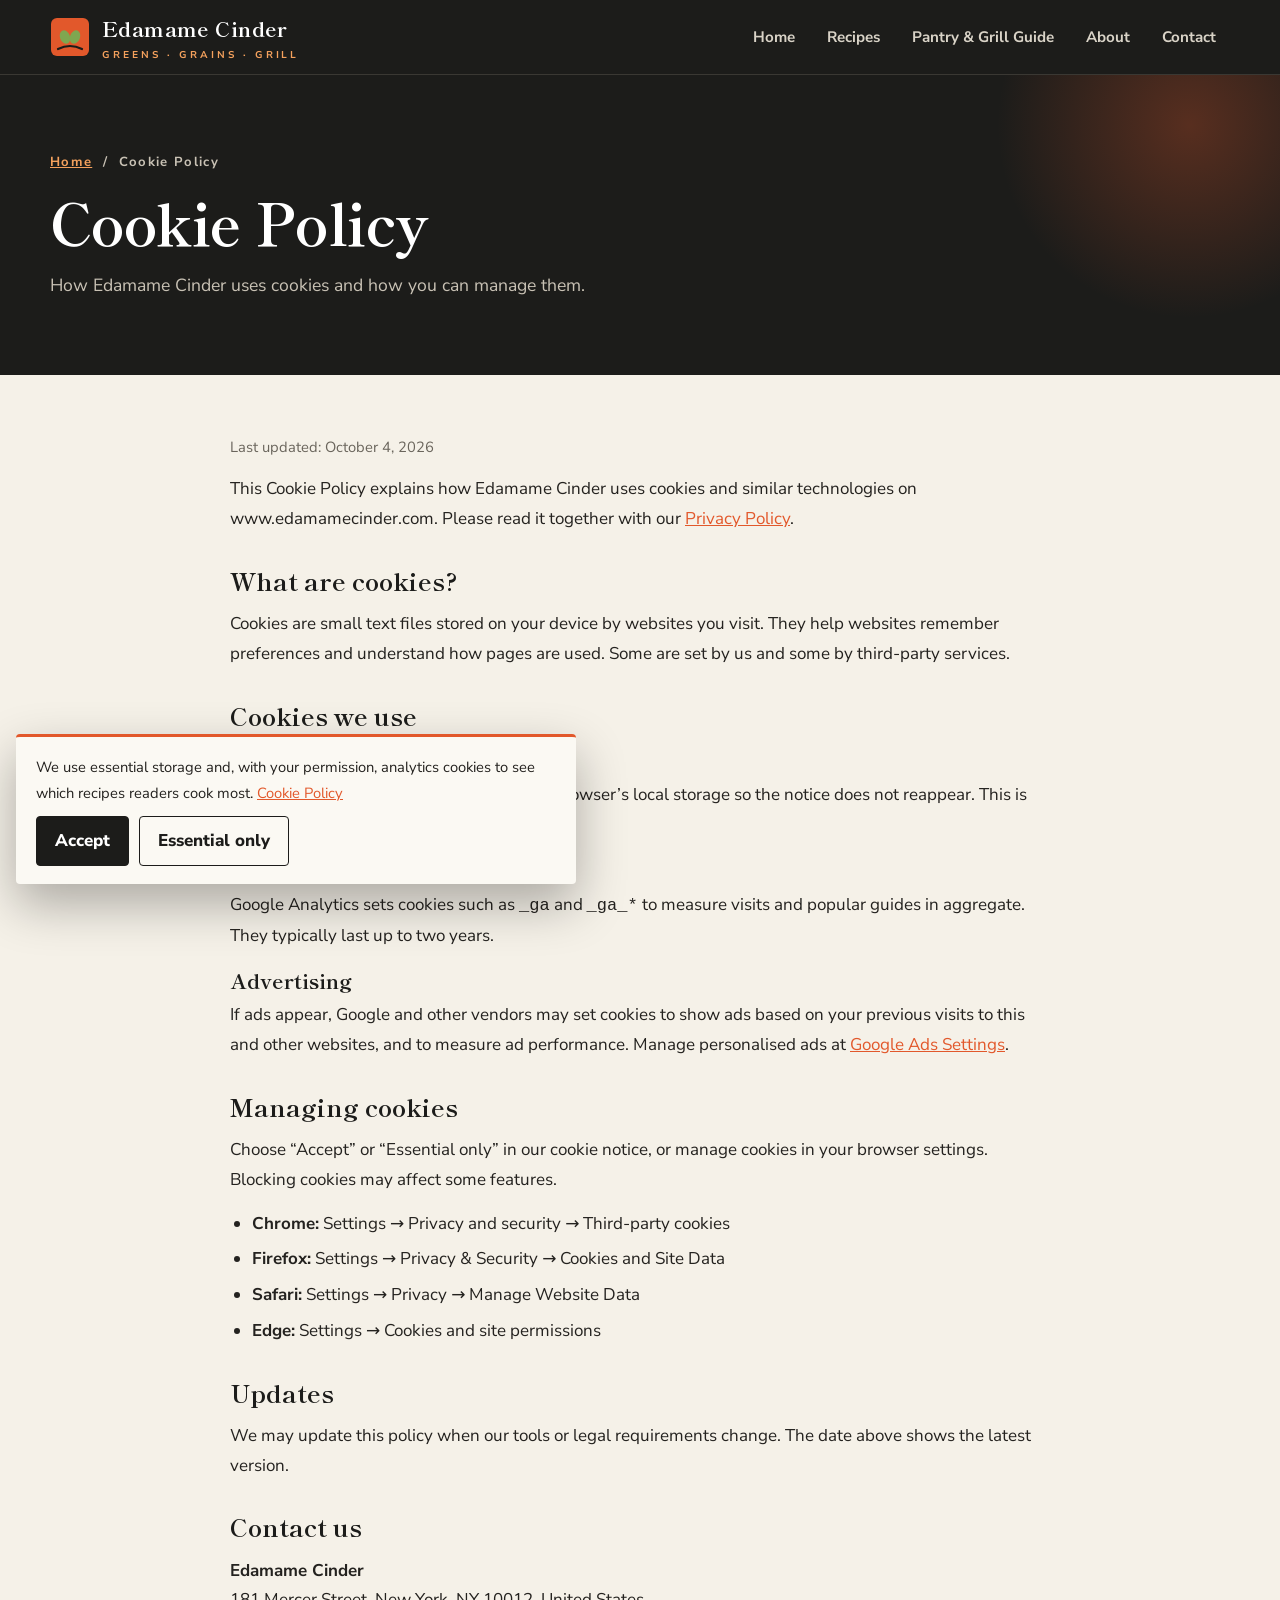
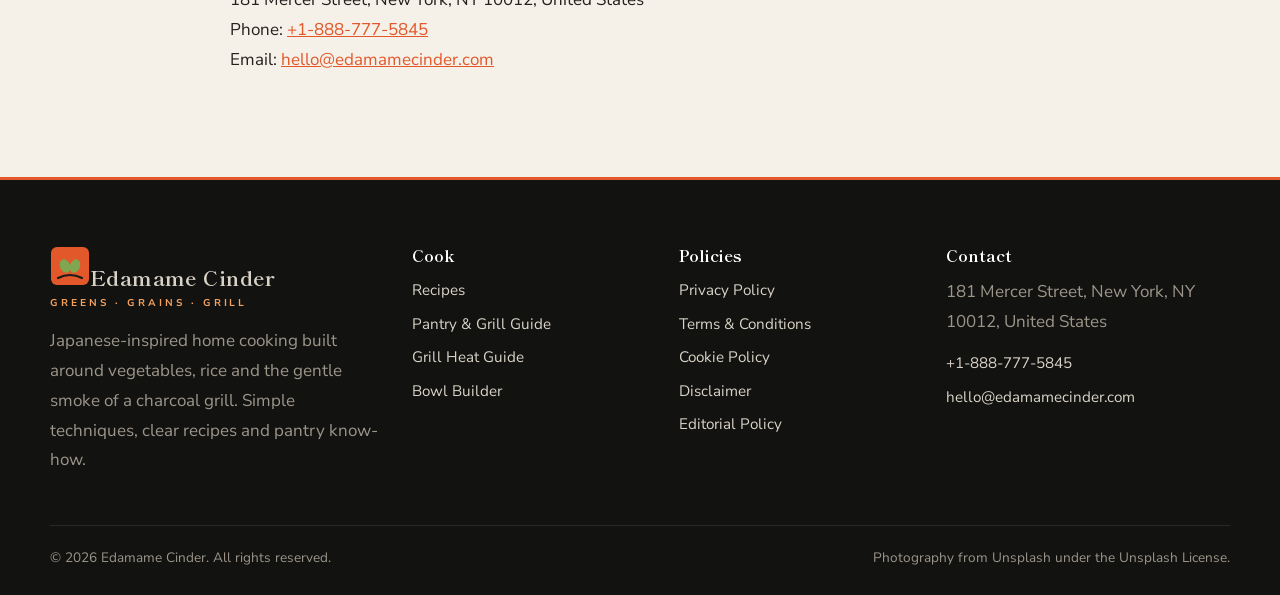
<file: cookie-policy.html>
<!DOCTYPE html>
<html lang="en">
<head>
<meta charset="UTF-8">
<meta name="viewport" content="width=device-width, initial-scale=1">
<title>Cookie Policy | Edamame Cinder</title>
<meta name="description" content="Learn which essential, analytics and advertising cookies Edamame Cinder uses and how to manage or block cookies in your browser.">
<meta name="robots" content="index, follow, max-image-preview:large">
<link rel="canonical" href="https://www.edamamecinder.com/cookie-policy.html">
<meta property="og:type" content="website"><meta property="og:site_name" content="Edamame Cinder">
<meta property="og:title" content="Cookie Policy | Edamame Cinder"><meta property="og:description" content="Learn which essential, analytics and advertising cookies Edamame Cinder uses and how to manage or block cookies in your browser.">
<meta property="og:url" content="https://www.edamamecinder.com/cookie-policy.html"><meta property="og:image" content="https://images.unsplash.com/photo-1621851709622-e19c9a4f0cc5?auto=format&fit=crop&w=1200&q=75">
<meta name="twitter:card" content="summary_large_image"><meta name="theme-color" content="#1C1C1A">
<link rel="icon" href="data:image/svg+xml,%3Csvg xmlns='http://www.w3.org/2000/svg' viewBox='0 0 40 40'%3E%3Crect x='1' y='1' width='38' height='38' rx='6' fill='%23E2582B'/%3E%3Cellipse cx='15' cy='20' rx='5' ry='7' fill='%237FA650'/%3E%3Cellipse cx='25' cy='20' rx='5' ry='7' fill='%237FA650'/%3E%3C/svg%3E">
<link rel="preconnect" href="https://fonts.googleapis.com"><link rel="preconnect" href="https://fonts.gstatic.com" crossorigin><link rel="preconnect" href="https://images.unsplash.com">
<link href="https://fonts.googleapis.com/css2?family=Shippori+Mincho:wght@600;700&family=Nunito+Sans:wght@400;700;800&display=swap" rel="stylesheet">
<link rel="stylesheet" href="assets/css/style.css">
<!-- Google tag (gtag.js) -->
<script async src="https://www.googletagmanager.com/gtag/js?id=G-0LY0HY7L01"></script>
<script>
  window.dataLayer = window.dataLayer || [];
  function gtag(){dataLayer.push(arguments);}
  gtag('js', new Date());
  gtag('config', 'G-0LY0HY7L01');
</script>

</head>
<body>
<a class="skip" href="#main">Skip to content</a>
<header class="hdr">
  <div class="wrap">
    <a class="logo" href="index.html" aria-label="Edamame Cinder home"><svg class="stamp" viewBox="0 0 40 40" aria-hidden="true"><rect x="1" y="1" width="38" height="38" rx="6" fill="#E2582B"/><ellipse cx="15" cy="20" rx="5" ry="7" fill="#7FA650" transform="rotate(-20 15 20)"/><ellipse cx="25" cy="20" rx="5" ry="7" fill="#7FA650" transform="rotate(20 25 20)"/><path d="M8 32 Q20 26 32 32" fill="none" stroke="#1C1C1A" stroke-width="2.2" stroke-linecap="round"/></svg><span><b>Edamame Cinder</b><small>GREENS &middot; GRAINS &middot; GRILL</small></span></a>
    <nav id="nav" aria-label="Main navigation"><ul class="nav"><li><a href="index.html">Home</a></li><li><a href="recipes.html">Recipes</a></li><li><a href="pantry-guide.html">Pantry &amp; Grill Guide</a></li><li><a href="about.html">About</a></li><li><a href="contact.html">Contact</a></li></ul></nav>
    <button class="burger" aria-label="Open menu" aria-expanded="false" aria-controls="nav"><span></span><span></span><span></span></button>
  </div>
</header>
<main id="main">
<section class="ph"><div class="wrap"><p class="crumbs"><a href="index.html">Home</a> &nbsp;/&nbsp; Cookie Policy</p><h1>Cookie Policy</h1><p class="lead">How Edamame Cinder uses cookies and how you can manage them.</p></div></section><article class="prose"><p class="upd">Last updated: October 4, 2026</p>
<p>This Cookie Policy explains how Edamame Cinder uses cookies and similar technologies on www.edamamecinder.com. Please read it together with our <a href="privacy-policy.html">Privacy Policy</a>.</p>
<h2>What are cookies?</h2>
<p>Cookies are small text files stored on your device by websites you visit. They help websites remember preferences and understand how pages are used. Some are set by us and some by third-party services.</p>
<h2>Cookies we use</h2>
<h3>Essential</h3>
<p>We store your cookie-notice choice in your browser&#8217;s local storage so the notice does not reappear. This is needed for the website to work as intended.</p>
<h3>Analytics</h3>
<p>Google Analytics sets cookies such as <code>_ga</code> and <code>_ga_*</code> to measure visits and popular guides in aggregate. They typically last up to two years.</p>
<h3>Advertising</h3>
<p>If ads appear, Google and other vendors may set cookies to show ads based on your previous visits to this and other websites, and to measure ad performance. Manage personalised ads at <a href="https://www.google.com/settings/ads" target="_blank" rel="noopener">Google Ads Settings</a>.</p>
<h2>Managing cookies</h2>
<p>Choose &ldquo;Accept&rdquo; or &ldquo;Essential only&rdquo; in our cookie notice, or manage cookies in your browser settings. Blocking cookies may affect some features.</p>
<ul><li><strong>Chrome:</strong> Settings &rarr; Privacy and security &rarr; Third-party cookies</li><li><strong>Firefox:</strong> Settings &rarr; Privacy &amp; Security &rarr; Cookies and Site Data</li><li><strong>Safari:</strong> Settings &rarr; Privacy &rarr; Manage Website Data</li><li><strong>Edge:</strong> Settings &rarr; Cookies and site permissions</li></ul>
<h2>Updates</h2>
<p>We may update this policy when our tools or legal requirements change. The date above shows the latest version.</p><h2>Contact us</h2><p><strong>Edamame Cinder</strong><br>181 Mercer Street, New York, NY 10012, United States<br>Phone: <a href="tel:+18887775845">+1-888-777-5845</a><br>Email: <a href="mailto:hello@edamamecinder.com">hello@edamamecinder.com</a></p></article></main>
<footer class="ftr">
  <div class="wrap">
    <div class="ftr-grid">
      <div><a class="logo" href="index.html"><svg class="stamp" viewBox="0 0 40 40" aria-hidden="true"><rect x="1" y="1" width="38" height="38" rx="6" fill="#E2582B"/><ellipse cx="15" cy="20" rx="5" ry="7" fill="#7FA650" transform="rotate(-20 15 20)"/><ellipse cx="25" cy="20" rx="5" ry="7" fill="#7FA650" transform="rotate(20 25 20)"/><path d="M8 32 Q20 26 32 32" fill="none" stroke="#1C1C1A" stroke-width="2.2" stroke-linecap="round"/></svg><span><b>Edamame Cinder</b><small>GREENS &middot; GRAINS &middot; GRILL</small></span></a><p>Japanese-inspired home cooking built around vegetables, rice and the gentle smoke of a charcoal grill. Simple techniques, clear recipes and pantry know-how.</p></div>
      <div><h4>Cook</h4><a href="recipes.html">Recipes</a><a href="pantry-guide.html">Pantry &amp; Grill Guide</a><a href="index.html#grill">Grill Heat Guide</a><a href="index.html#bowl-sec">Bowl Builder</a></div>
      <div><h4>Policies</h4><a href="privacy-policy.html">Privacy Policy</a><a href="terms-and-conditions.html">Terms &amp; Conditions</a><a href="cookie-policy.html">Cookie Policy</a><a href="disclaimer.html">Disclaimer</a><a href="editorial-policy.html">Editorial Policy</a></div>
      <div><h4>Contact</h4><p>181 Mercer Street, New York, NY 10012, United States</p><a href="tel:+18887775845">+1-888-777-5845</a><a href="mailto:hello@edamamecinder.com">hello@edamamecinder.com</a></div>
    </div>
    <div class="ftr-base"><span>&copy; <span id="year">2026</span> Edamame Cinder. All rights reserved.</span><span>Photography from Unsplash under the Unsplash License.</span></div>
  </div>
</footer>
<div class="cookie" id="cookie" role="dialog" aria-label="Cookie notice"><p>We use essential storage and, with your permission, analytics cookies to see which recipes readers cook most. <a href="cookie-policy.html">Cookie Policy</a></p><button class="y" data-cookie="accepted">Accept</button><button data-cookie="declined">Essential only</button></div>
<script src="assets/js/main.js" defer></script>
</body>
</html>
</file>
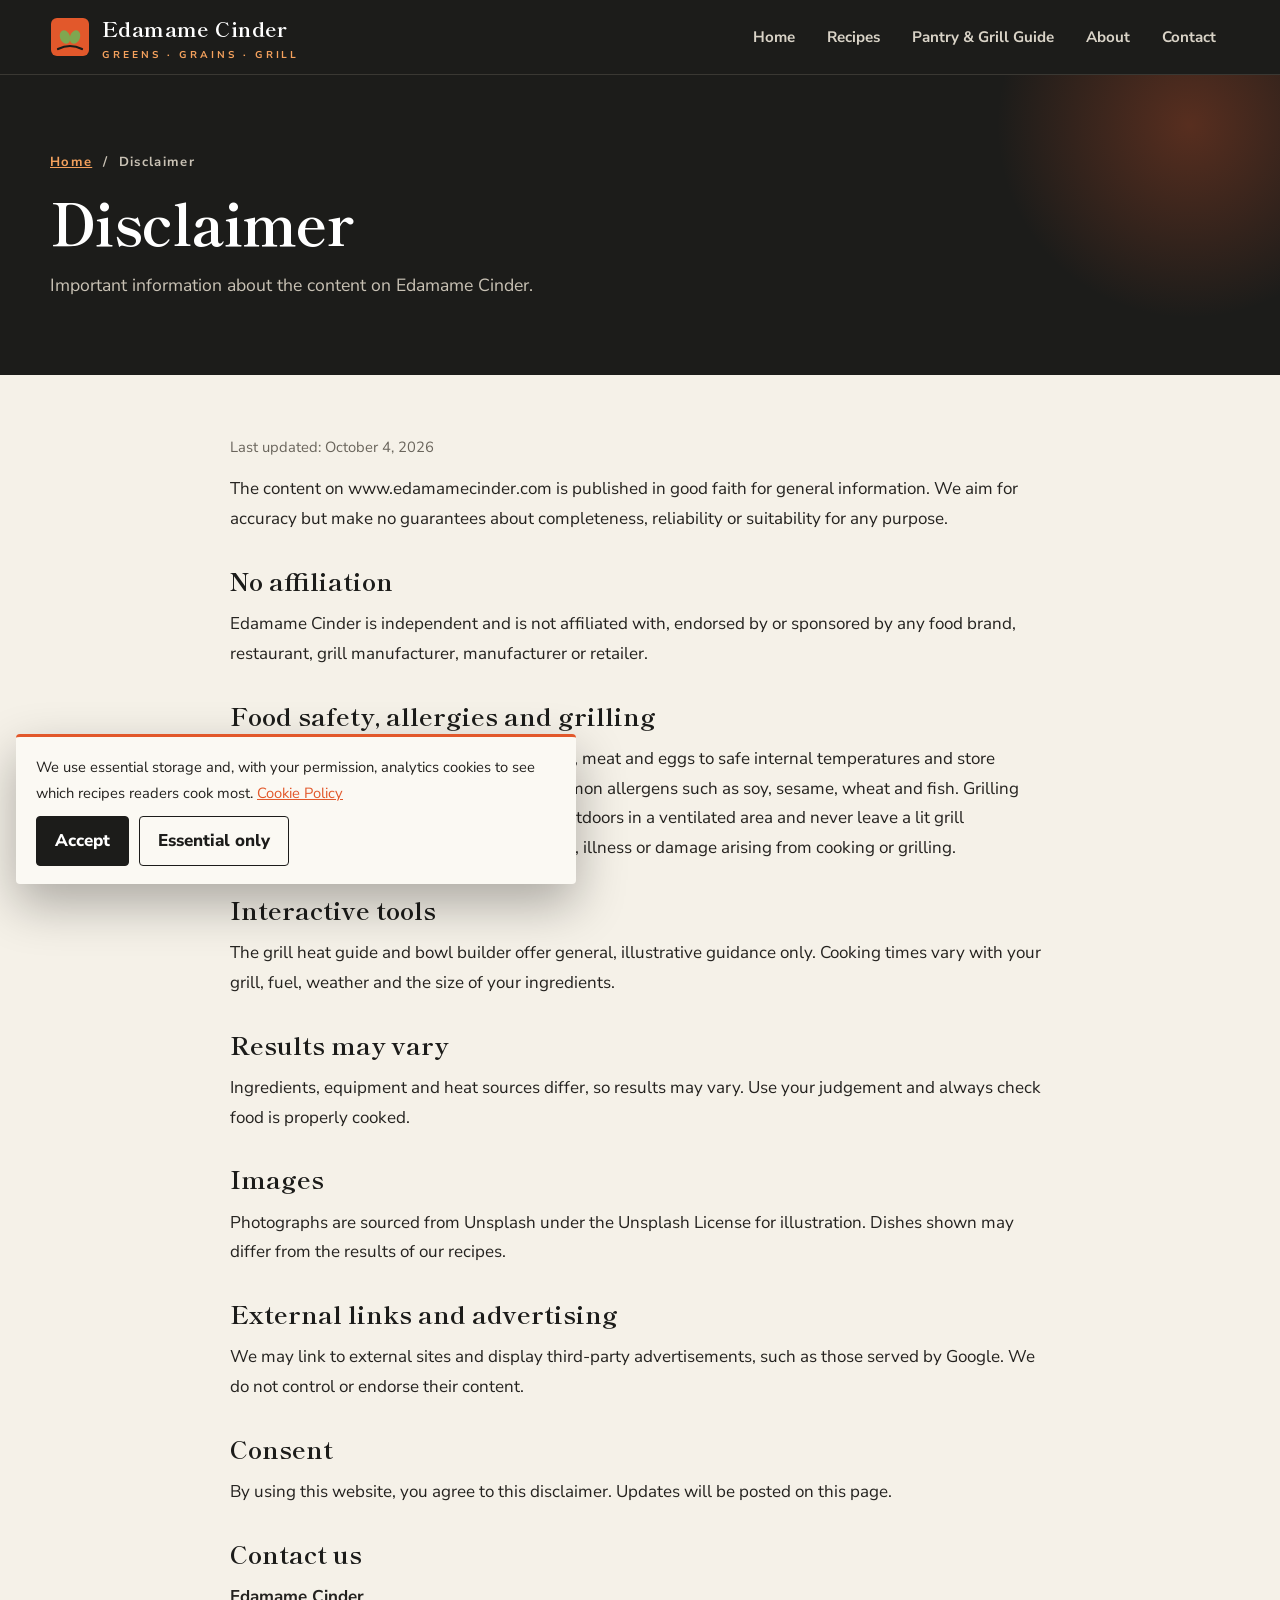
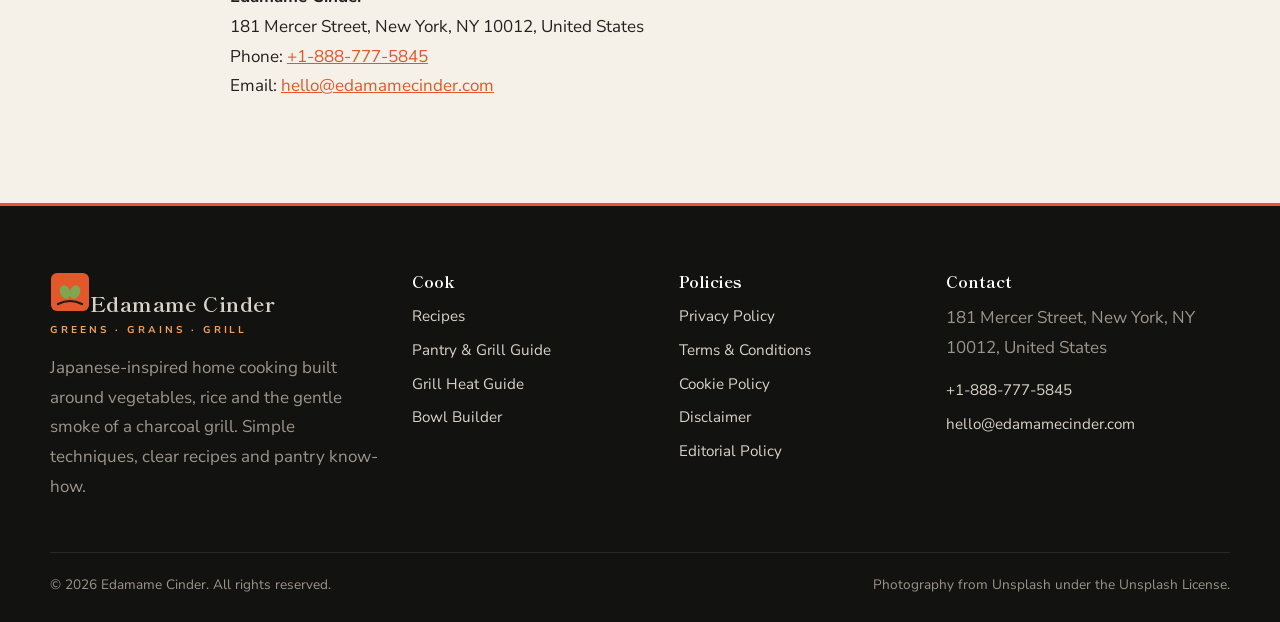
<file: disclaimer.html>
<!DOCTYPE html>
<html lang="en">
<head>
<meta charset="UTF-8">
<meta name="viewport" content="width=device-width, initial-scale=1">
<title>Disclaimer | Edamame Cinder</title>
<meta name="description" content="The Edamame Cinder disclaimer: general information, no affiliation, food safety, tool estimates, care guidance, images, links and advertising.">
<meta name="robots" content="index, follow, max-image-preview:large">
<link rel="canonical" href="https://www.edamamecinder.com/disclaimer.html">
<meta property="og:type" content="website"><meta property="og:site_name" content="Edamame Cinder">
<meta property="og:title" content="Disclaimer | Edamame Cinder"><meta property="og:description" content="The Edamame Cinder disclaimer: general information, no affiliation, food safety, tool estimates, care guidance, images, links and advertising.">
<meta property="og:url" content="https://www.edamamecinder.com/disclaimer.html"><meta property="og:image" content="https://images.unsplash.com/photo-1621851709622-e19c9a4f0cc5?auto=format&fit=crop&w=1200&q=75">
<meta name="twitter:card" content="summary_large_image"><meta name="theme-color" content="#1C1C1A">
<link rel="icon" href="data:image/svg+xml,%3Csvg xmlns='http://www.w3.org/2000/svg' viewBox='0 0 40 40'%3E%3Crect x='1' y='1' width='38' height='38' rx='6' fill='%23E2582B'/%3E%3Cellipse cx='15' cy='20' rx='5' ry='7' fill='%237FA650'/%3E%3Cellipse cx='25' cy='20' rx='5' ry='7' fill='%237FA650'/%3E%3C/svg%3E">
<link rel="preconnect" href="https://fonts.googleapis.com"><link rel="preconnect" href="https://fonts.gstatic.com" crossorigin><link rel="preconnect" href="https://images.unsplash.com">
<link href="https://fonts.googleapis.com/css2?family=Shippori+Mincho:wght@600;700&family=Nunito+Sans:wght@400;700;800&display=swap" rel="stylesheet">
<link rel="stylesheet" href="assets/css/style.css">
<!-- Google tag (gtag.js) -->
<script async src="https://www.googletagmanager.com/gtag/js?id=G-0LY0HY7L01"></script>
<script>
  window.dataLayer = window.dataLayer || [];
  function gtag(){dataLayer.push(arguments);}
  gtag('js', new Date());
  gtag('config', 'G-0LY0HY7L01');
</script>

</head>
<body>
<a class="skip" href="#main">Skip to content</a>
<header class="hdr">
  <div class="wrap">
    <a class="logo" href="index.html" aria-label="Edamame Cinder home"><svg class="stamp" viewBox="0 0 40 40" aria-hidden="true"><rect x="1" y="1" width="38" height="38" rx="6" fill="#E2582B"/><ellipse cx="15" cy="20" rx="5" ry="7" fill="#7FA650" transform="rotate(-20 15 20)"/><ellipse cx="25" cy="20" rx="5" ry="7" fill="#7FA650" transform="rotate(20 25 20)"/><path d="M8 32 Q20 26 32 32" fill="none" stroke="#1C1C1A" stroke-width="2.2" stroke-linecap="round"/></svg><span><b>Edamame Cinder</b><small>GREENS &middot; GRAINS &middot; GRILL</small></span></a>
    <nav id="nav" aria-label="Main navigation"><ul class="nav"><li><a href="index.html">Home</a></li><li><a href="recipes.html">Recipes</a></li><li><a href="pantry-guide.html">Pantry &amp; Grill Guide</a></li><li><a href="about.html">About</a></li><li><a href="contact.html">Contact</a></li></ul></nav>
    <button class="burger" aria-label="Open menu" aria-expanded="false" aria-controls="nav"><span></span><span></span><span></span></button>
  </div>
</header>
<main id="main">
<section class="ph"><div class="wrap"><p class="crumbs"><a href="index.html">Home</a> &nbsp;/&nbsp; Disclaimer</p><h1>Disclaimer</h1><p class="lead">Important information about the content on Edamame Cinder.</p></div></section><article class="prose"><p class="upd">Last updated: October 4, 2026</p>
<p>The content on www.edamamecinder.com is published in good faith for general information. We aim for accuracy but make no guarantees about completeness, reliability or suitability for any purpose.</p>
<h2>No affiliation</h2>
<p>Edamame Cinder is independent and is not affiliated with, endorsed by or sponsored by any food brand, restaurant, grill manufacturer, manufacturer or retailer.</p>
<h2>Food safety, allergies and grilling</h2>
<p>Follow safe food handling practices, cook fish, meat and eggs to safe internal temperatures and store leftovers properly. Many recipes contain common allergens such as soy, sesame, wheat and fish. Grilling involves fire and hot surfaces: always cook outdoors in a ventilated area and never leave a lit grill unattended. We are not responsible for injury, illness or damage arising from cooking or grilling.</p>
<h2>Interactive tools</h2>
<p>The grill heat guide and bowl builder offer general, illustrative guidance only. Cooking times vary with your grill, fuel, weather and the size of your ingredients.</p>
<h2>Results may vary</h2>
<p>Ingredients, equipment and heat sources differ, so results may vary. Use your judgement and always check food is properly cooked.</p>
<h2>Images</h2>
<p>Photographs are sourced from Unsplash under the Unsplash License for illustration. Dishes shown may differ from the results of our recipes.</p>
<h2>External links and advertising</h2>
<p>We may link to external sites and display third-party advertisements, such as those served by Google. We do not control or endorse their content.</p>
<h2>Consent</h2>
<p>By using this website, you agree to this disclaimer. Updates will be posted on this page.</p><h2>Contact us</h2><p><strong>Edamame Cinder</strong><br>181 Mercer Street, New York, NY 10012, United States<br>Phone: <a href="tel:+18887775845">+1-888-777-5845</a><br>Email: <a href="mailto:hello@edamamecinder.com">hello@edamamecinder.com</a></p></article></main>
<footer class="ftr">
  <div class="wrap">
    <div class="ftr-grid">
      <div><a class="logo" href="index.html"><svg class="stamp" viewBox="0 0 40 40" aria-hidden="true"><rect x="1" y="1" width="38" height="38" rx="6" fill="#E2582B"/><ellipse cx="15" cy="20" rx="5" ry="7" fill="#7FA650" transform="rotate(-20 15 20)"/><ellipse cx="25" cy="20" rx="5" ry="7" fill="#7FA650" transform="rotate(20 25 20)"/><path d="M8 32 Q20 26 32 32" fill="none" stroke="#1C1C1A" stroke-width="2.2" stroke-linecap="round"/></svg><span><b>Edamame Cinder</b><small>GREENS &middot; GRAINS &middot; GRILL</small></span></a><p>Japanese-inspired home cooking built around vegetables, rice and the gentle smoke of a charcoal grill. Simple techniques, clear recipes and pantry know-how.</p></div>
      <div><h4>Cook</h4><a href="recipes.html">Recipes</a><a href="pantry-guide.html">Pantry &amp; Grill Guide</a><a href="index.html#grill">Grill Heat Guide</a><a href="index.html#bowl-sec">Bowl Builder</a></div>
      <div><h4>Policies</h4><a href="privacy-policy.html">Privacy Policy</a><a href="terms-and-conditions.html">Terms &amp; Conditions</a><a href="cookie-policy.html">Cookie Policy</a><a href="disclaimer.html">Disclaimer</a><a href="editorial-policy.html">Editorial Policy</a></div>
      <div><h4>Contact</h4><p>181 Mercer Street, New York, NY 10012, United States</p><a href="tel:+18887775845">+1-888-777-5845</a><a href="mailto:hello@edamamecinder.com">hello@edamamecinder.com</a></div>
    </div>
    <div class="ftr-base"><span>&copy; <span id="year">2026</span> Edamame Cinder. All rights reserved.</span><span>Photography from Unsplash under the Unsplash License.</span></div>
  </div>
</footer>
<div class="cookie" id="cookie" role="dialog" aria-label="Cookie notice"><p>We use essential storage and, with your permission, analytics cookies to see which recipes readers cook most. <a href="cookie-policy.html">Cookie Policy</a></p><button class="y" data-cookie="accepted">Accept</button><button data-cookie="declined">Essential only</button></div>
<script src="assets/js/main.js" defer></script>
</body>
</html>
</file>
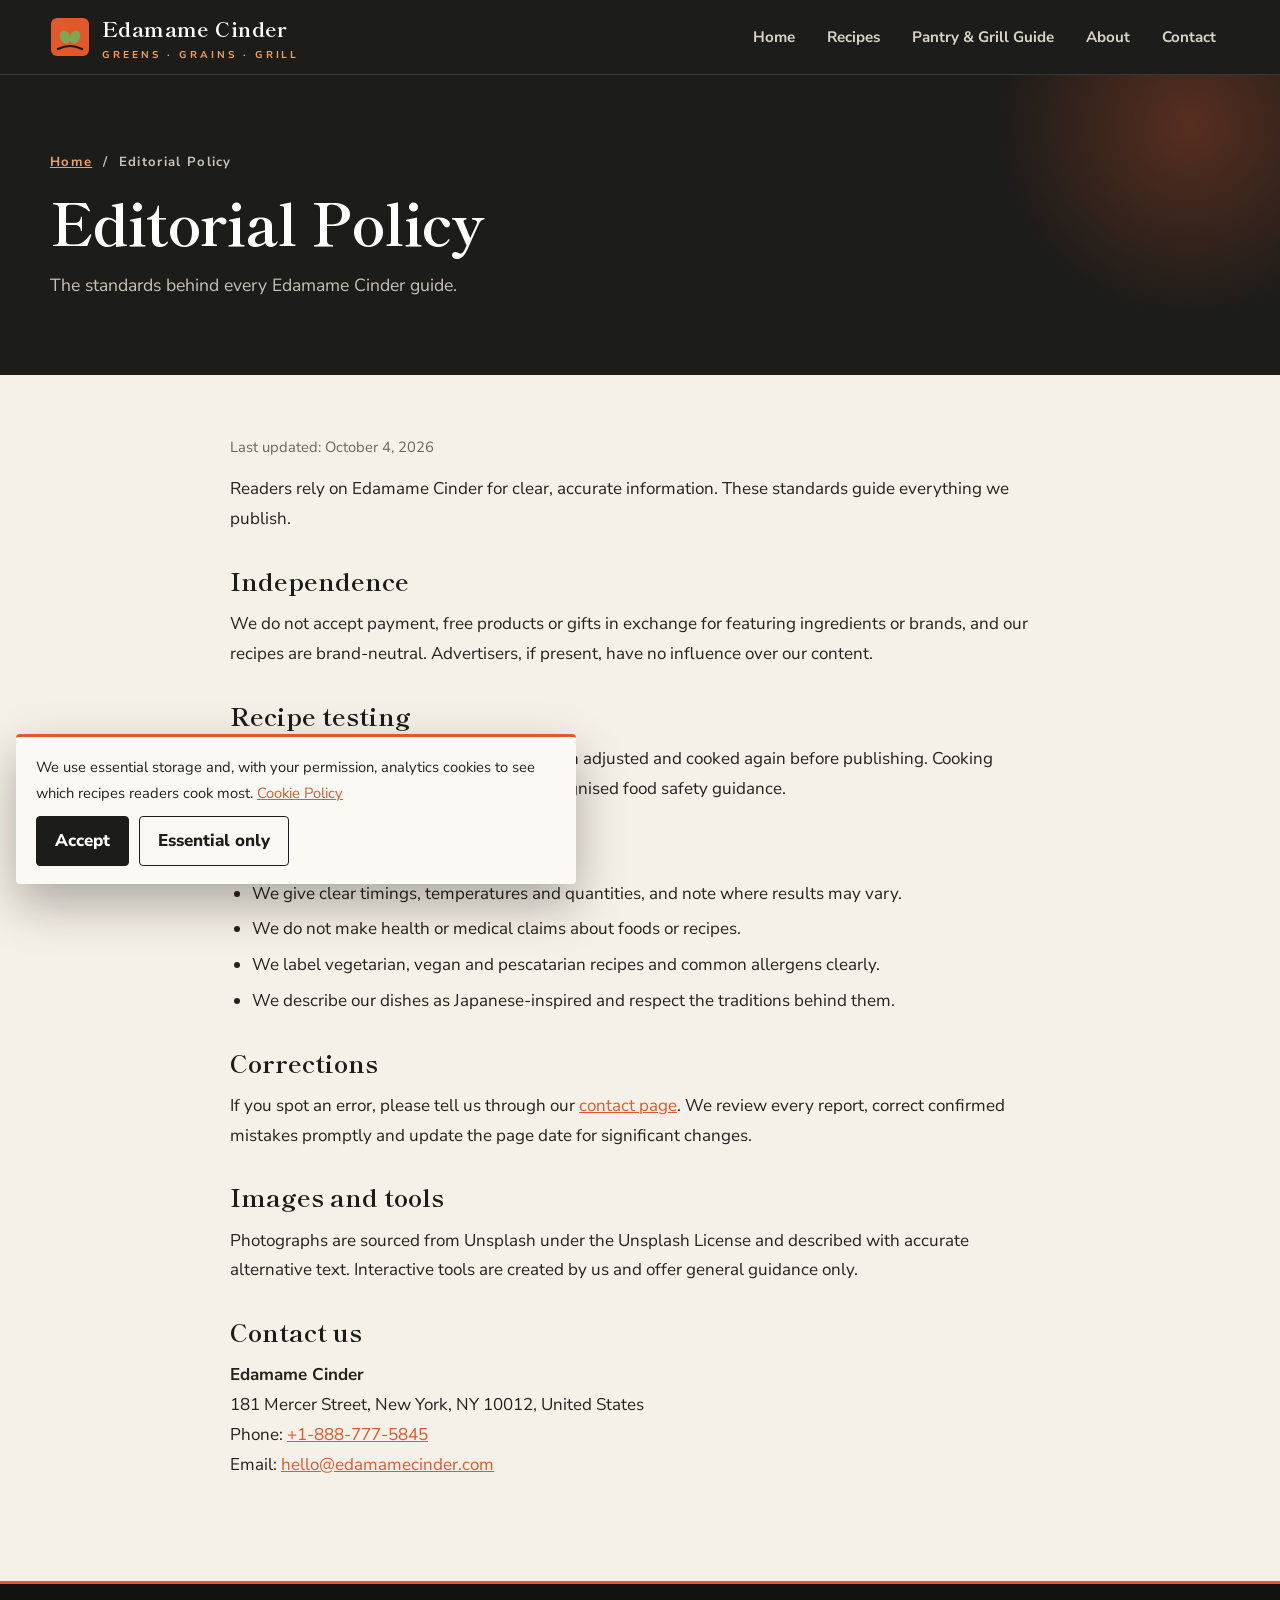
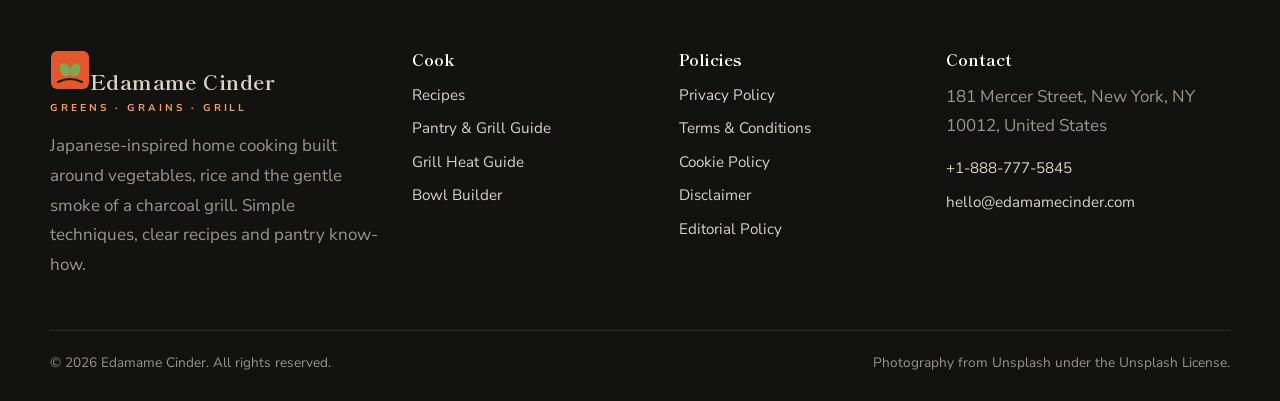
<file: editorial-policy.html>
<!DOCTYPE html>
<html lang="en">
<head>
<meta charset="UTF-8">
<meta name="viewport" content="width=device-width, initial-scale=1">
<title>Editorial Policy | Edamame Cinder</title>
<meta name="description" content="How Edamame Cinder develops and tests recipes, stays independent, follows food safety guidance and corrects errors.">
<meta name="robots" content="index, follow, max-image-preview:large">
<link rel="canonical" href="https://www.edamamecinder.com/editorial-policy.html">
<meta property="og:type" content="website"><meta property="og:site_name" content="Edamame Cinder">
<meta property="og:title" content="Editorial Policy | Edamame Cinder"><meta property="og:description" content="How Edamame Cinder develops and tests recipes, stays independent, follows food safety guidance and corrects errors.">
<meta property="og:url" content="https://www.edamamecinder.com/editorial-policy.html"><meta property="og:image" content="https://images.unsplash.com/photo-1621851709622-e19c9a4f0cc5?auto=format&fit=crop&w=1200&q=75">
<meta name="twitter:card" content="summary_large_image"><meta name="theme-color" content="#1C1C1A">
<link rel="icon" href="data:image/svg+xml,%3Csvg xmlns='http://www.w3.org/2000/svg' viewBox='0 0 40 40'%3E%3Crect x='1' y='1' width='38' height='38' rx='6' fill='%23E2582B'/%3E%3Cellipse cx='15' cy='20' rx='5' ry='7' fill='%237FA650'/%3E%3Cellipse cx='25' cy='20' rx='5' ry='7' fill='%237FA650'/%3E%3C/svg%3E">
<link rel="preconnect" href="https://fonts.googleapis.com"><link rel="preconnect" href="https://fonts.gstatic.com" crossorigin><link rel="preconnect" href="https://images.unsplash.com">
<link href="https://fonts.googleapis.com/css2?family=Shippori+Mincho:wght@600;700&family=Nunito+Sans:wght@400;700;800&display=swap" rel="stylesheet">
<link rel="stylesheet" href="assets/css/style.css">
<!-- Google tag (gtag.js) -->
<script async src="https://www.googletagmanager.com/gtag/js?id=G-0LY0HY7L01"></script>
<script>
  window.dataLayer = window.dataLayer || [];
  function gtag(){dataLayer.push(arguments);}
  gtag('js', new Date());
  gtag('config', 'G-0LY0HY7L01');
</script>

</head>
<body>
<a class="skip" href="#main">Skip to content</a>
<header class="hdr">
  <div class="wrap">
    <a class="logo" href="index.html" aria-label="Edamame Cinder home"><svg class="stamp" viewBox="0 0 40 40" aria-hidden="true"><rect x="1" y="1" width="38" height="38" rx="6" fill="#E2582B"/><ellipse cx="15" cy="20" rx="5" ry="7" fill="#7FA650" transform="rotate(-20 15 20)"/><ellipse cx="25" cy="20" rx="5" ry="7" fill="#7FA650" transform="rotate(20 25 20)"/><path d="M8 32 Q20 26 32 32" fill="none" stroke="#1C1C1A" stroke-width="2.2" stroke-linecap="round"/></svg><span><b>Edamame Cinder</b><small>GREENS &middot; GRAINS &middot; GRILL</small></span></a>
    <nav id="nav" aria-label="Main navigation"><ul class="nav"><li><a href="index.html">Home</a></li><li><a href="recipes.html">Recipes</a></li><li><a href="pantry-guide.html">Pantry &amp; Grill Guide</a></li><li><a href="about.html">About</a></li><li><a href="contact.html">Contact</a></li></ul></nav>
    <button class="burger" aria-label="Open menu" aria-expanded="false" aria-controls="nav"><span></span><span></span><span></span></button>
  </div>
</header>
<main id="main">
<section class="ph"><div class="wrap"><p class="crumbs"><a href="index.html">Home</a> &nbsp;/&nbsp; Editorial Policy</p><h1>Editorial Policy</h1><p class="lead">The standards behind every Edamame Cinder guide.</p></div></section><article class="prose"><p class="upd">Last updated: October 4, 2026</p>
<p>Readers rely on Edamame Cinder for clear, accurate information. These standards guide everything we publish.</p>
<h2>Independence</h2>
<p>We do not accept payment, free products or gifts in exchange for featuring ingredients or brands, and our recipes are brand-neutral. Advertisers, if present, have no influence over our content.</p>
<h2>Recipe testing</h2>
<p>Every recipe is cooked in a home kitchen, then adjusted and cooked again before publishing. Cooking temperatures and storage advice follow recognised food safety guidance.</p>
<h2>Responsible writing</h2>
<ul><li>We give clear timings, temperatures and quantities, and note where results may vary.</li><li>We do not make health or medical claims about foods or recipes.</li><li>We label vegetarian, vegan and pescatarian recipes and common allergens clearly.</li><li>We describe our dishes as Japanese-inspired and respect the traditions behind them.</li></ul>
<h2>Corrections</h2>
<p>If you spot an error, please tell us through our <a href="contact.html">contact page</a>. We review every report, correct confirmed mistakes promptly and update the page date for significant changes.</p>
<h2>Images and tools</h2>
<p>Photographs are sourced from Unsplash under the Unsplash License and described with accurate alternative text. Interactive tools are created by us and offer general guidance only.</p><h2>Contact us</h2><p><strong>Edamame Cinder</strong><br>181 Mercer Street, New York, NY 10012, United States<br>Phone: <a href="tel:+18887775845">+1-888-777-5845</a><br>Email: <a href="mailto:hello@edamamecinder.com">hello@edamamecinder.com</a></p></article></main>
<footer class="ftr">
  <div class="wrap">
    <div class="ftr-grid">
      <div><a class="logo" href="index.html"><svg class="stamp" viewBox="0 0 40 40" aria-hidden="true"><rect x="1" y="1" width="38" height="38" rx="6" fill="#E2582B"/><ellipse cx="15" cy="20" rx="5" ry="7" fill="#7FA650" transform="rotate(-20 15 20)"/><ellipse cx="25" cy="20" rx="5" ry="7" fill="#7FA650" transform="rotate(20 25 20)"/><path d="M8 32 Q20 26 32 32" fill="none" stroke="#1C1C1A" stroke-width="2.2" stroke-linecap="round"/></svg><span><b>Edamame Cinder</b><small>GREENS &middot; GRAINS &middot; GRILL</small></span></a><p>Japanese-inspired home cooking built around vegetables, rice and the gentle smoke of a charcoal grill. Simple techniques, clear recipes and pantry know-how.</p></div>
      <div><h4>Cook</h4><a href="recipes.html">Recipes</a><a href="pantry-guide.html">Pantry &amp; Grill Guide</a><a href="index.html#grill">Grill Heat Guide</a><a href="index.html#bowl-sec">Bowl Builder</a></div>
      <div><h4>Policies</h4><a href="privacy-policy.html">Privacy Policy</a><a href="terms-and-conditions.html">Terms &amp; Conditions</a><a href="cookie-policy.html">Cookie Policy</a><a href="disclaimer.html">Disclaimer</a><a href="editorial-policy.html">Editorial Policy</a></div>
      <div><h4>Contact</h4><p>181 Mercer Street, New York, NY 10012, United States</p><a href="tel:+18887775845">+1-888-777-5845</a><a href="mailto:hello@edamamecinder.com">hello@edamamecinder.com</a></div>
    </div>
    <div class="ftr-base"><span>&copy; <span id="year">2026</span> Edamame Cinder. All rights reserved.</span><span>Photography from Unsplash under the Unsplash License.</span></div>
  </div>
</footer>
<div class="cookie" id="cookie" role="dialog" aria-label="Cookie notice"><p>We use essential storage and, with your permission, analytics cookies to see which recipes readers cook most. <a href="cookie-policy.html">Cookie Policy</a></p><button class="y" data-cookie="accepted">Accept</button><button data-cookie="declined">Essential only</button></div>
<script src="assets/js/main.js" defer></script>
</body>
</html>
</file>
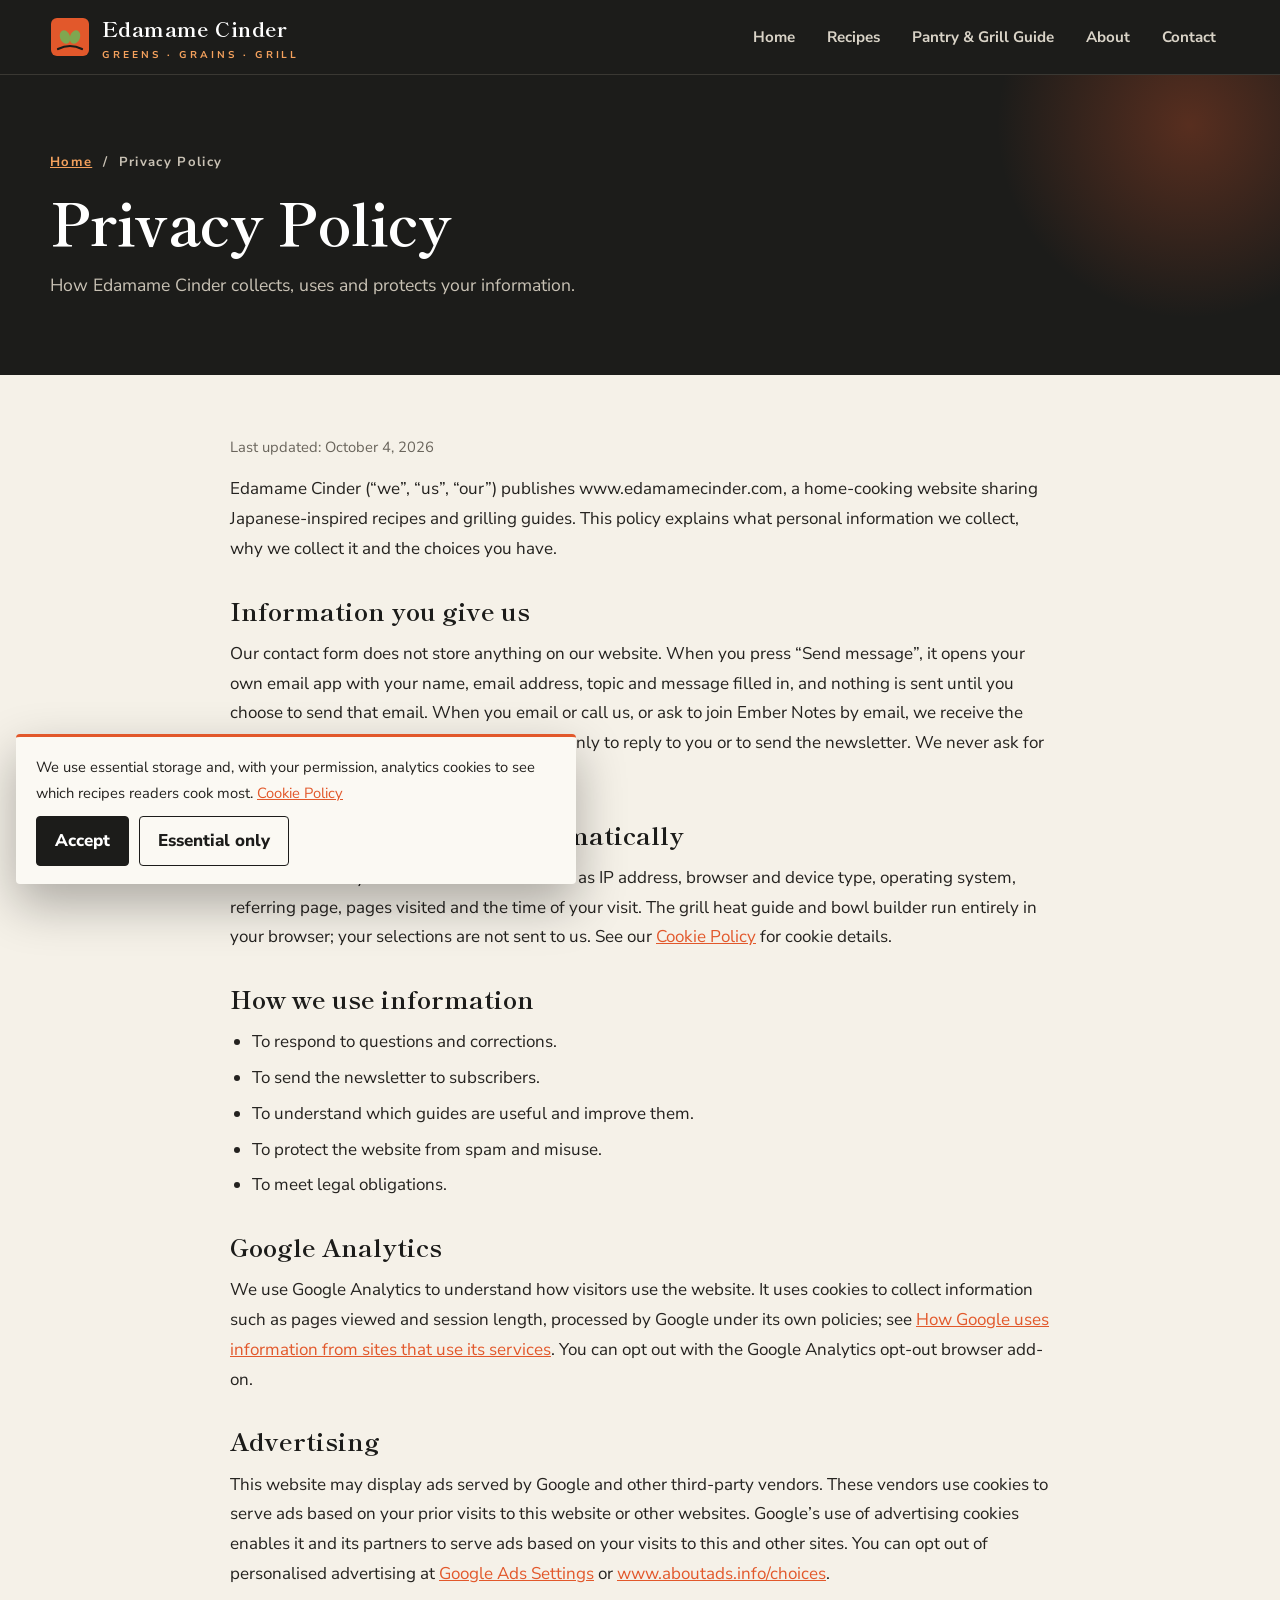
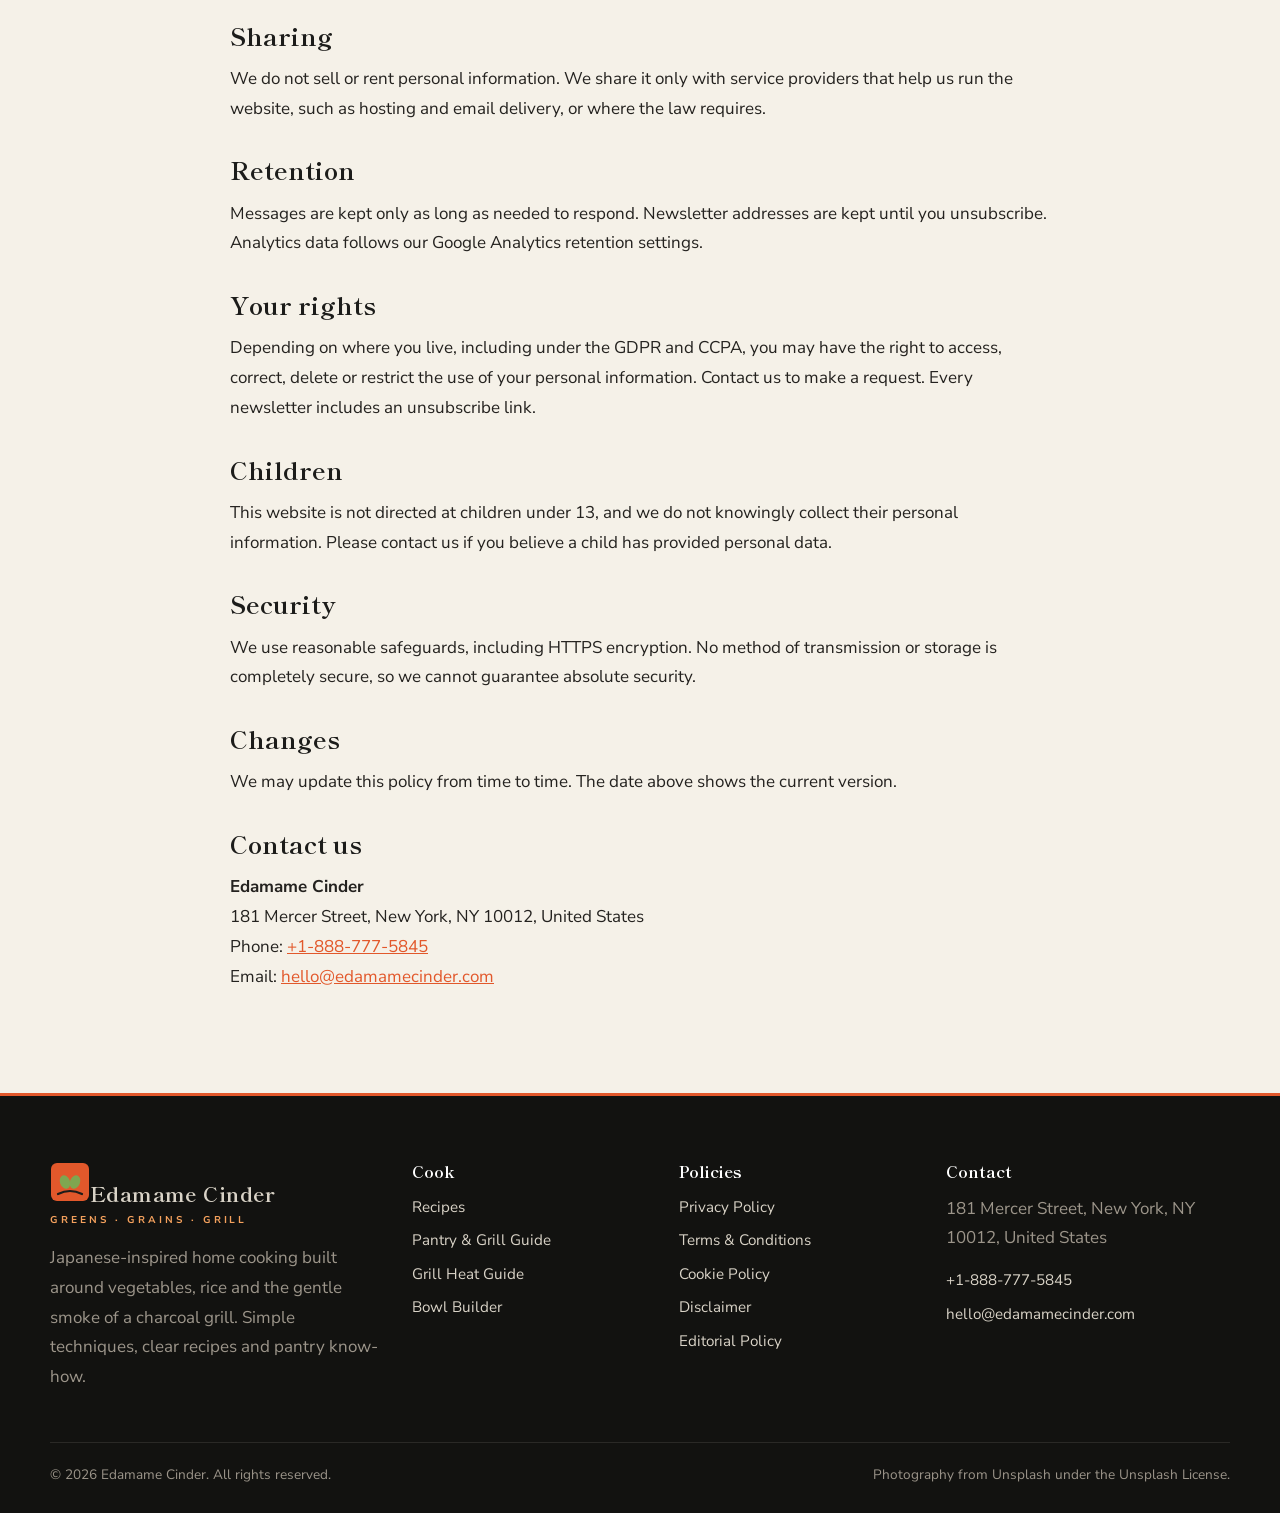
<file: privacy-policy.html>
<!DOCTYPE html>
<html lang="en">
<head>
<meta charset="UTF-8">
<meta name="viewport" content="width=device-width, initial-scale=1">
<title>Privacy Policy | Edamame Cinder</title>
<meta name="description" content="How Edamame Cinder handles personal information from contact messages and newsletter sign-ups, and how Google Analytics and advertising cookies are used.">
<meta name="robots" content="index, follow, max-image-preview:large">
<link rel="canonical" href="https://www.edamamecinder.com/privacy-policy.html">
<meta property="og:type" content="website"><meta property="og:site_name" content="Edamame Cinder">
<meta property="og:title" content="Privacy Policy | Edamame Cinder"><meta property="og:description" content="How Edamame Cinder handles personal information from contact messages and newsletter sign-ups, and how Google Analytics and advertising cookies are used.">
<meta property="og:url" content="https://www.edamamecinder.com/privacy-policy.html"><meta property="og:image" content="https://images.unsplash.com/photo-1621851709622-e19c9a4f0cc5?auto=format&fit=crop&w=1200&q=75">
<meta name="twitter:card" content="summary_large_image"><meta name="theme-color" content="#1C1C1A">
<link rel="icon" href="data:image/svg+xml,%3Csvg xmlns='http://www.w3.org/2000/svg' viewBox='0 0 40 40'%3E%3Crect x='1' y='1' width='38' height='38' rx='6' fill='%23E2582B'/%3E%3Cellipse cx='15' cy='20' rx='5' ry='7' fill='%237FA650'/%3E%3Cellipse cx='25' cy='20' rx='5' ry='7' fill='%237FA650'/%3E%3C/svg%3E">
<link rel="preconnect" href="https://fonts.googleapis.com"><link rel="preconnect" href="https://fonts.gstatic.com" crossorigin><link rel="preconnect" href="https://images.unsplash.com">
<link href="https://fonts.googleapis.com/css2?family=Shippori+Mincho:wght@600;700&family=Nunito+Sans:wght@400;700;800&display=swap" rel="stylesheet">
<link rel="stylesheet" href="assets/css/style.css">
<!-- Google tag (gtag.js) -->
<script async src="https://www.googletagmanager.com/gtag/js?id=G-0LY0HY7L01"></script>
<script>
  window.dataLayer = window.dataLayer || [];
  function gtag(){dataLayer.push(arguments);}
  gtag('js', new Date());
  gtag('config', 'G-0LY0HY7L01');
</script>

</head>
<body>
<a class="skip" href="#main">Skip to content</a>
<header class="hdr">
  <div class="wrap">
    <a class="logo" href="index.html" aria-label="Edamame Cinder home"><svg class="stamp" viewBox="0 0 40 40" aria-hidden="true"><rect x="1" y="1" width="38" height="38" rx="6" fill="#E2582B"/><ellipse cx="15" cy="20" rx="5" ry="7" fill="#7FA650" transform="rotate(-20 15 20)"/><ellipse cx="25" cy="20" rx="5" ry="7" fill="#7FA650" transform="rotate(20 25 20)"/><path d="M8 32 Q20 26 32 32" fill="none" stroke="#1C1C1A" stroke-width="2.2" stroke-linecap="round"/></svg><span><b>Edamame Cinder</b><small>GREENS &middot; GRAINS &middot; GRILL</small></span></a>
    <nav id="nav" aria-label="Main navigation"><ul class="nav"><li><a href="index.html">Home</a></li><li><a href="recipes.html">Recipes</a></li><li><a href="pantry-guide.html">Pantry &amp; Grill Guide</a></li><li><a href="about.html">About</a></li><li><a href="contact.html">Contact</a></li></ul></nav>
    <button class="burger" aria-label="Open menu" aria-expanded="false" aria-controls="nav"><span></span><span></span><span></span></button>
  </div>
</header>
<main id="main">
<section class="ph"><div class="wrap"><p class="crumbs"><a href="index.html">Home</a> &nbsp;/&nbsp; Privacy Policy</p><h1>Privacy Policy</h1><p class="lead">How Edamame Cinder collects, uses and protects your information.</p></div></section><article class="prose"><p class="upd">Last updated: October 4, 2026</p>
<p>Edamame Cinder (&ldquo;we&rdquo;, &ldquo;us&rdquo;, &ldquo;our&rdquo;) publishes www.edamamecinder.com, a home-cooking website sharing Japanese-inspired recipes and grilling guides. This policy explains what personal information we collect, why we collect it and the choices you have.</p>
<h2>Information you give us</h2>
<p>Our contact form does not store anything on our website. When you press &ldquo;Send message&rdquo;, it opens your own email app with your name, email address, topic and message filled in, and nothing is sent until you choose to send that email. When you email or call us, or ask to join Ember Notes by email, we receive the details you include. We use this information only to reply to you or to send the newsletter. We never ask for payment details because we sell nothing.</p>
<h2>Information collected automatically</h2>
<p>We automatically receive technical data such as IP address, browser and device type, operating system, referring page, pages visited and the time of your visit. The grill heat guide and bowl builder run entirely in your browser; your selections are not sent to us. See our <a href="cookie-policy.html">Cookie Policy</a> for cookie details.</p>
<h2>How we use information</h2>
<ul><li>To respond to questions and corrections.</li><li>To send the newsletter to subscribers.</li><li>To understand which guides are useful and improve them.</li><li>To protect the website from spam and misuse.</li><li>To meet legal obligations.</li></ul>
<h2>Google Analytics</h2>
<p>We use Google Analytics to understand how visitors use the website. It uses cookies to collect information such as pages viewed and session length, processed by Google under its own policies; see <a href="https://policies.google.com/technologies/partner-sites" target="_blank" rel="noopener">How Google uses information from sites that use its services</a>. You can opt out with the Google Analytics opt-out browser add-on.</p>
<h2>Advertising</h2>
<p>This website may display ads served by Google and other third-party vendors. These vendors use cookies to serve ads based on your prior visits to this website or other websites. Google&#8217;s use of advertising cookies enables it and its partners to serve ads based on your visits to this and other sites. You can opt out of personalised advertising at <a href="https://www.google.com/settings/ads" target="_blank" rel="noopener">Google Ads Settings</a> or <a href="https://www.aboutads.info/choices" target="_blank" rel="noopener">www.aboutads.info/choices</a>.</p>
<h2>Sharing</h2>
<p>We do not sell or rent personal information. We share it only with service providers that help us run the website, such as hosting and email delivery, or where the law requires.</p>
<h2>Retention</h2>
<p>Messages are kept only as long as needed to respond. Newsletter addresses are kept until you unsubscribe. Analytics data follows our Google Analytics retention settings.</p>
<h2>Your rights</h2>
<p>Depending on where you live, including under the GDPR and CCPA, you may have the right to access, correct, delete or restrict the use of your personal information. Contact us to make a request. Every newsletter includes an unsubscribe link.</p>
<h2>Children</h2>
<p>This website is not directed at children under 13, and we do not knowingly collect their personal information. Please contact us if you believe a child has provided personal data.</p>
<h2>Security</h2>
<p>We use reasonable safeguards, including HTTPS encryption. No method of transmission or storage is completely secure, so we cannot guarantee absolute security.</p>
<h2>Changes</h2>
<p>We may update this policy from time to time. The date above shows the current version.</p><h2>Contact us</h2><p><strong>Edamame Cinder</strong><br>181 Mercer Street, New York, NY 10012, United States<br>Phone: <a href="tel:+18887775845">+1-888-777-5845</a><br>Email: <a href="mailto:hello@edamamecinder.com">hello@edamamecinder.com</a></p></article></main>
<footer class="ftr">
  <div class="wrap">
    <div class="ftr-grid">
      <div><a class="logo" href="index.html"><svg class="stamp" viewBox="0 0 40 40" aria-hidden="true"><rect x="1" y="1" width="38" height="38" rx="6" fill="#E2582B"/><ellipse cx="15" cy="20" rx="5" ry="7" fill="#7FA650" transform="rotate(-20 15 20)"/><ellipse cx="25" cy="20" rx="5" ry="7" fill="#7FA650" transform="rotate(20 25 20)"/><path d="M8 32 Q20 26 32 32" fill="none" stroke="#1C1C1A" stroke-width="2.2" stroke-linecap="round"/></svg><span><b>Edamame Cinder</b><small>GREENS &middot; GRAINS &middot; GRILL</small></span></a><p>Japanese-inspired home cooking built around vegetables, rice and the gentle smoke of a charcoal grill. Simple techniques, clear recipes and pantry know-how.</p></div>
      <div><h4>Cook</h4><a href="recipes.html">Recipes</a><a href="pantry-guide.html">Pantry &amp; Grill Guide</a><a href="index.html#grill">Grill Heat Guide</a><a href="index.html#bowl-sec">Bowl Builder</a></div>
      <div><h4>Policies</h4><a href="privacy-policy.html">Privacy Policy</a><a href="terms-and-conditions.html">Terms &amp; Conditions</a><a href="cookie-policy.html">Cookie Policy</a><a href="disclaimer.html">Disclaimer</a><a href="editorial-policy.html">Editorial Policy</a></div>
      <div><h4>Contact</h4><p>181 Mercer Street, New York, NY 10012, United States</p><a href="tel:+18887775845">+1-888-777-5845</a><a href="mailto:hello@edamamecinder.com">hello@edamamecinder.com</a></div>
    </div>
    <div class="ftr-base"><span>&copy; <span id="year">2026</span> Edamame Cinder. All rights reserved.</span><span>Photography from Unsplash under the Unsplash License.</span></div>
  </div>
</footer>
<div class="cookie" id="cookie" role="dialog" aria-label="Cookie notice"><p>We use essential storage and, with your permission, analytics cookies to see which recipes readers cook most. <a href="cookie-policy.html">Cookie Policy</a></p><button class="y" data-cookie="accepted">Accept</button><button data-cookie="declined">Essential only</button></div>
<script src="assets/js/main.js" defer></script>
</body>
</html>
</file>
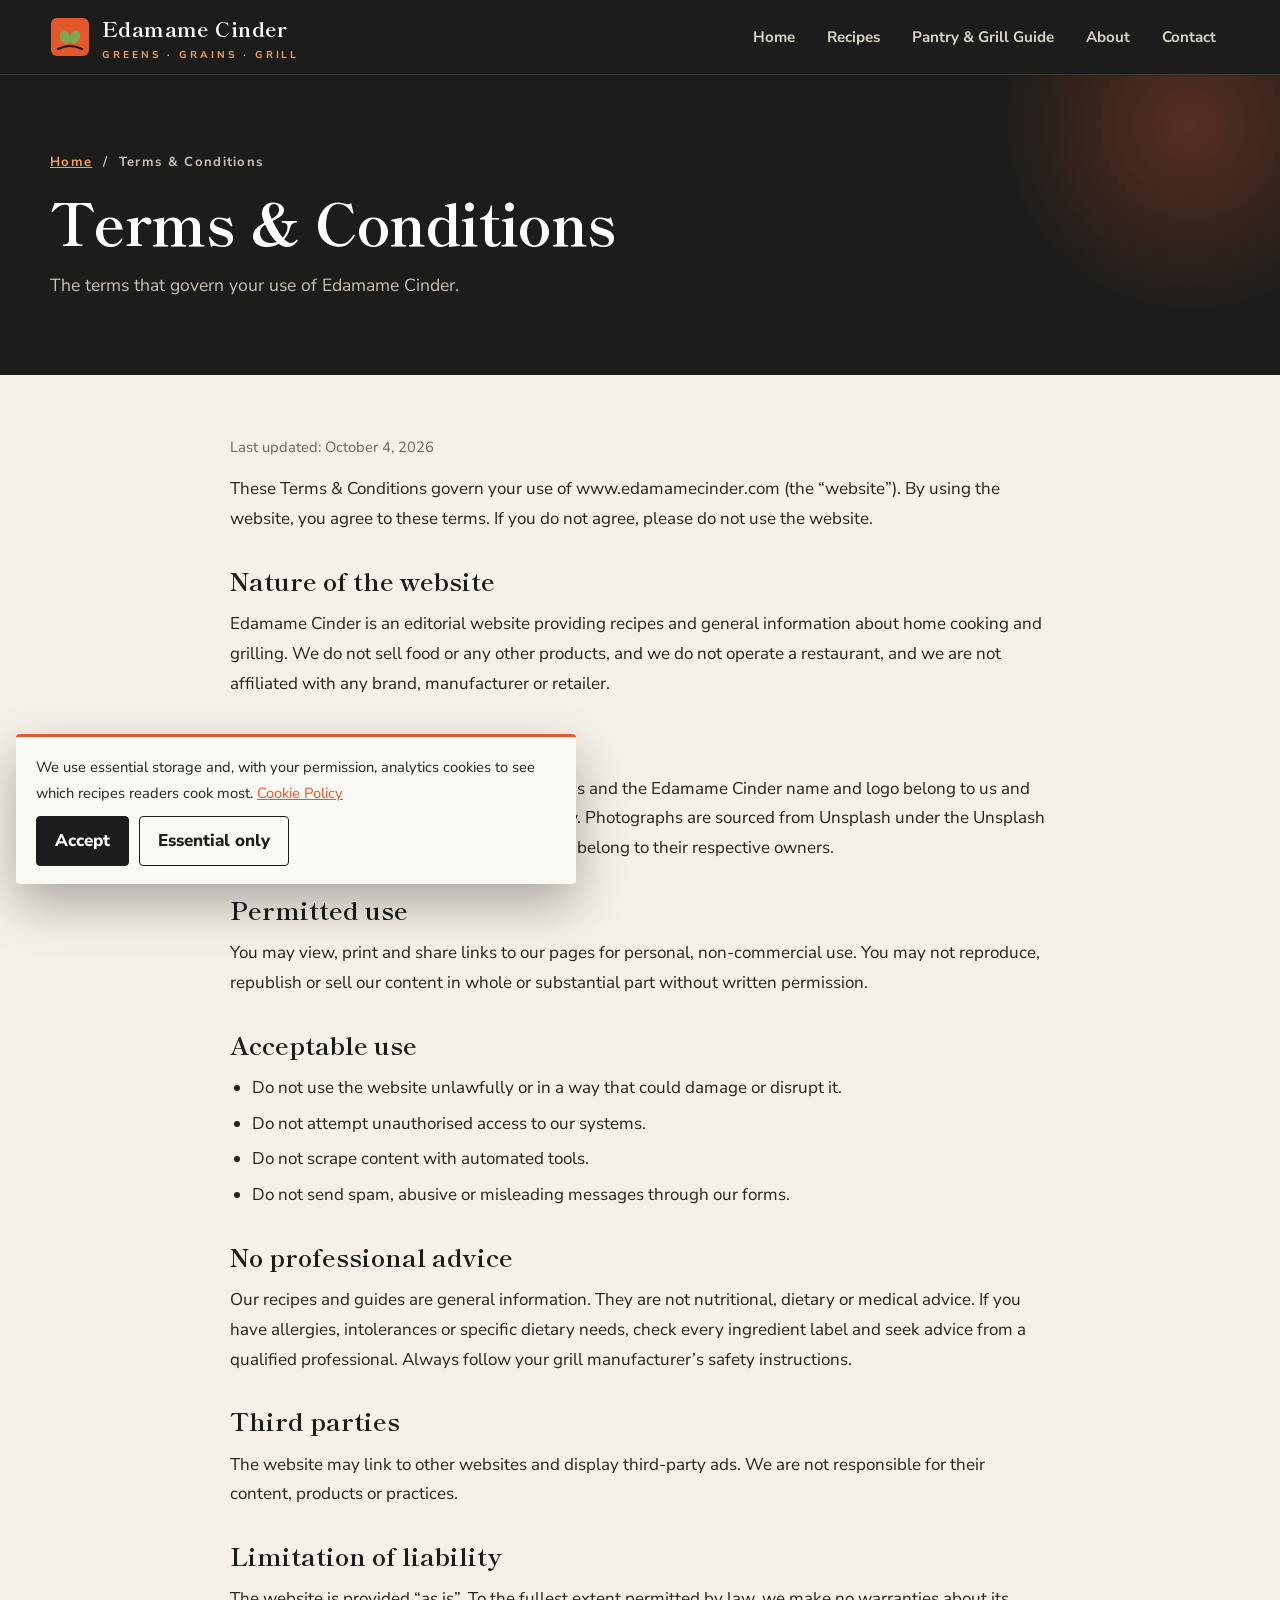
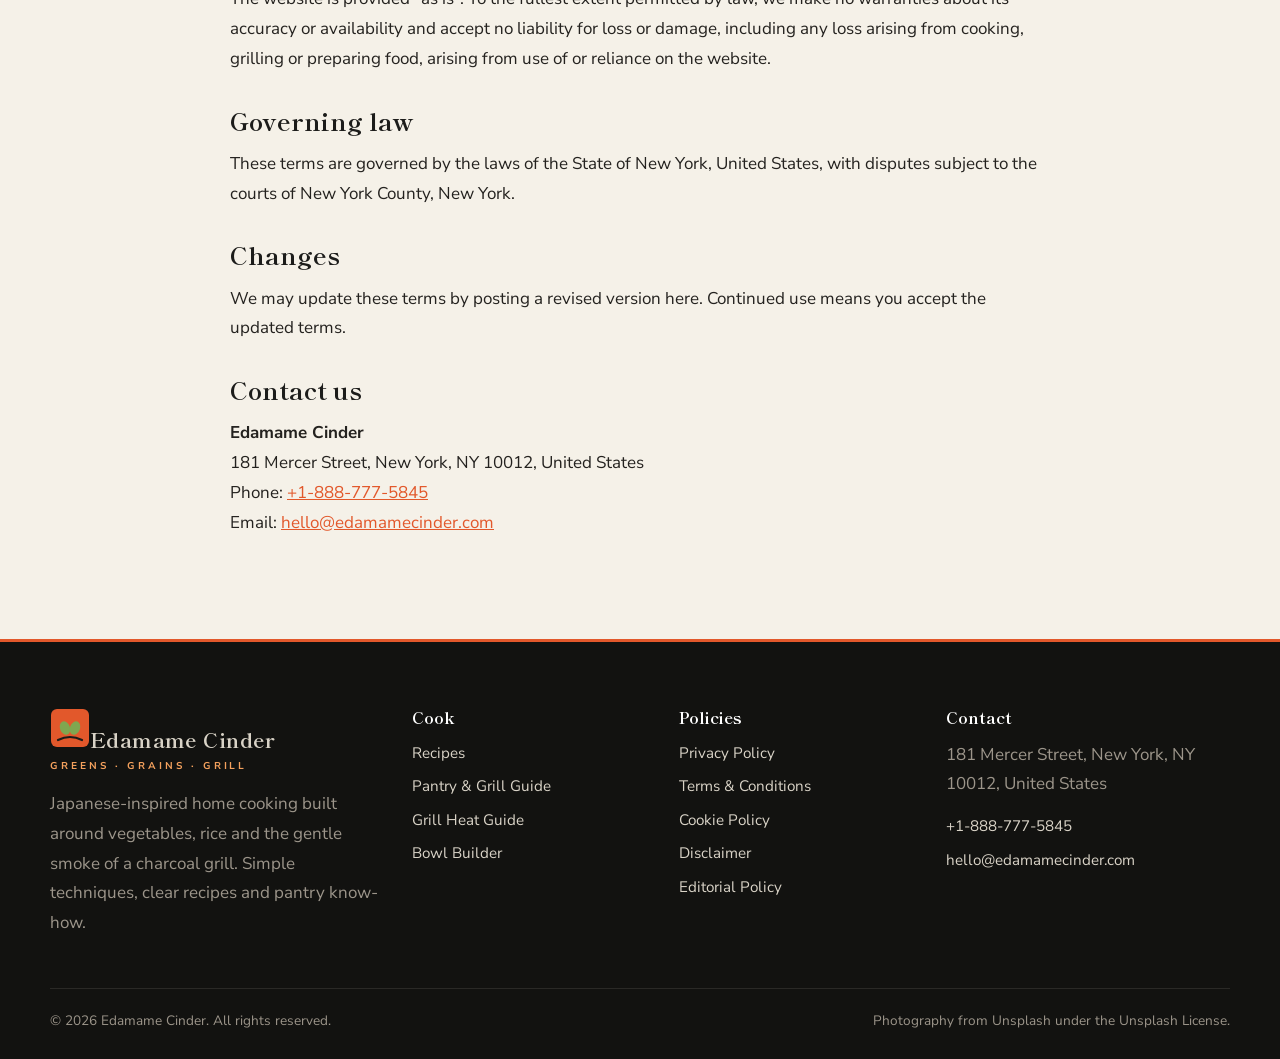
<file: terms-and-conditions.html>
<!DOCTYPE html>
<html lang="en">
<head>
<meta charset="UTF-8">
<meta name="viewport" content="width=device-width, initial-scale=1">
<title>Terms &amp; Conditions | Edamame Cinder</title>
<meta name="description" content="Terms and conditions for using Edamame Cinder, including its editorial nature, intellectual property, acceptable use and limitation of liability.">
<meta name="robots" content="index, follow, max-image-preview:large">
<link rel="canonical" href="https://www.edamamecinder.com/terms-and-conditions.html">
<meta property="og:type" content="website"><meta property="og:site_name" content="Edamame Cinder">
<meta property="og:title" content="Terms &amp; Conditions | Edamame Cinder"><meta property="og:description" content="Terms and conditions for using Edamame Cinder, including its editorial nature, intellectual property, acceptable use and limitation of liability.">
<meta property="og:url" content="https://www.edamamecinder.com/terms-and-conditions.html"><meta property="og:image" content="https://images.unsplash.com/photo-1621851709622-e19c9a4f0cc5?auto=format&fit=crop&w=1200&q=75">
<meta name="twitter:card" content="summary_large_image"><meta name="theme-color" content="#1C1C1A">
<link rel="icon" href="data:image/svg+xml,%3Csvg xmlns='http://www.w3.org/2000/svg' viewBox='0 0 40 40'%3E%3Crect x='1' y='1' width='38' height='38' rx='6' fill='%23E2582B'/%3E%3Cellipse cx='15' cy='20' rx='5' ry='7' fill='%237FA650'/%3E%3Cellipse cx='25' cy='20' rx='5' ry='7' fill='%237FA650'/%3E%3C/svg%3E">
<link rel="preconnect" href="https://fonts.googleapis.com"><link rel="preconnect" href="https://fonts.gstatic.com" crossorigin><link rel="preconnect" href="https://images.unsplash.com">
<link href="https://fonts.googleapis.com/css2?family=Shippori+Mincho:wght@600;700&family=Nunito+Sans:wght@400;700;800&display=swap" rel="stylesheet">
<link rel="stylesheet" href="assets/css/style.css">
<!-- Google tag (gtag.js) -->
<script async src="https://www.googletagmanager.com/gtag/js?id=G-0LY0HY7L01"></script>
<script>
  window.dataLayer = window.dataLayer || [];
  function gtag(){dataLayer.push(arguments);}
  gtag('js', new Date());
  gtag('config', 'G-0LY0HY7L01');
</script>

</head>
<body>
<a class="skip" href="#main">Skip to content</a>
<header class="hdr">
  <div class="wrap">
    <a class="logo" href="index.html" aria-label="Edamame Cinder home"><svg class="stamp" viewBox="0 0 40 40" aria-hidden="true"><rect x="1" y="1" width="38" height="38" rx="6" fill="#E2582B"/><ellipse cx="15" cy="20" rx="5" ry="7" fill="#7FA650" transform="rotate(-20 15 20)"/><ellipse cx="25" cy="20" rx="5" ry="7" fill="#7FA650" transform="rotate(20 25 20)"/><path d="M8 32 Q20 26 32 32" fill="none" stroke="#1C1C1A" stroke-width="2.2" stroke-linecap="round"/></svg><span><b>Edamame Cinder</b><small>GREENS &middot; GRAINS &middot; GRILL</small></span></a>
    <nav id="nav" aria-label="Main navigation"><ul class="nav"><li><a href="index.html">Home</a></li><li><a href="recipes.html">Recipes</a></li><li><a href="pantry-guide.html">Pantry &amp; Grill Guide</a></li><li><a href="about.html">About</a></li><li><a href="contact.html">Contact</a></li></ul></nav>
    <button class="burger" aria-label="Open menu" aria-expanded="false" aria-controls="nav"><span></span><span></span><span></span></button>
  </div>
</header>
<main id="main">
<section class="ph"><div class="wrap"><p class="crumbs"><a href="index.html">Home</a> &nbsp;/&nbsp; Terms &amp; Conditions</p><h1>Terms &amp; Conditions</h1><p class="lead">The terms that govern your use of Edamame Cinder.</p></div></section><article class="prose"><p class="upd">Last updated: October 4, 2026</p>
<p>These Terms &amp; Conditions govern your use of www.edamamecinder.com (the &ldquo;website&rdquo;). By using the website, you agree to these terms. If you do not agree, please do not use the website.</p>
<h2>Nature of the website</h2>
<p>Edamame Cinder is an editorial website providing recipes and general information about home cooking and grilling. We do not sell food or any other products, and we do not operate a restaurant, and we are not affiliated with any brand, manufacturer or retailer.</p>
<h2>Intellectual property</h2>
<p>All original text, interactive tools, page designs and the Edamame Cinder name and logo belong to us and are protected by copyright and trademark law. Photographs are sourced from Unsplash under the Unsplash License, and any logos visible in photographs belong to their respective owners.</p>
<h2>Permitted use</h2>
<p>You may view, print and share links to our pages for personal, non-commercial use. You may not reproduce, republish or sell our content in whole or substantial part without written permission.</p>
<h2>Acceptable use</h2>
<ul><li>Do not use the website unlawfully or in a way that could damage or disrupt it.</li><li>Do not attempt unauthorised access to our systems.</li><li>Do not scrape content with automated tools.</li><li>Do not send spam, abusive or misleading messages through our forms.</li></ul>
<h2>No professional advice</h2>
<p>Our recipes and guides are general information. They are not nutritional, dietary or medical advice. If you have allergies, intolerances or specific dietary needs, check every ingredient label and seek advice from a qualified professional. Always follow your grill manufacturer&#8217;s safety instructions.</p>
<h2>Third parties</h2>
<p>The website may link to other websites and display third-party ads. We are not responsible for their content, products or practices.</p>
<h2>Limitation of liability</h2>
<p>The website is provided &ldquo;as is&rdquo;. To the fullest extent permitted by law, we make no warranties about its accuracy or availability and accept no liability for loss or damage, including any loss arising from cooking, grilling or preparing food, arising from use of or reliance on the website.</p>
<h2>Governing law</h2>
<p>These terms are governed by the laws of the State of New York, United States, with disputes subject to the courts of New York County, New York.</p>
<h2>Changes</h2>
<p>We may update these terms by posting a revised version here. Continued use means you accept the updated terms.</p><h2>Contact us</h2><p><strong>Edamame Cinder</strong><br>181 Mercer Street, New York, NY 10012, United States<br>Phone: <a href="tel:+18887775845">+1-888-777-5845</a><br>Email: <a href="mailto:hello@edamamecinder.com">hello@edamamecinder.com</a></p></article></main>
<footer class="ftr">
  <div class="wrap">
    <div class="ftr-grid">
      <div><a class="logo" href="index.html"><svg class="stamp" viewBox="0 0 40 40" aria-hidden="true"><rect x="1" y="1" width="38" height="38" rx="6" fill="#E2582B"/><ellipse cx="15" cy="20" rx="5" ry="7" fill="#7FA650" transform="rotate(-20 15 20)"/><ellipse cx="25" cy="20" rx="5" ry="7" fill="#7FA650" transform="rotate(20 25 20)"/><path d="M8 32 Q20 26 32 32" fill="none" stroke="#1C1C1A" stroke-width="2.2" stroke-linecap="round"/></svg><span><b>Edamame Cinder</b><small>GREENS &middot; GRAINS &middot; GRILL</small></span></a><p>Japanese-inspired home cooking built around vegetables, rice and the gentle smoke of a charcoal grill. Simple techniques, clear recipes and pantry know-how.</p></div>
      <div><h4>Cook</h4><a href="recipes.html">Recipes</a><a href="pantry-guide.html">Pantry &amp; Grill Guide</a><a href="index.html#grill">Grill Heat Guide</a><a href="index.html#bowl-sec">Bowl Builder</a></div>
      <div><h4>Policies</h4><a href="privacy-policy.html">Privacy Policy</a><a href="terms-and-conditions.html">Terms &amp; Conditions</a><a href="cookie-policy.html">Cookie Policy</a><a href="disclaimer.html">Disclaimer</a><a href="editorial-policy.html">Editorial Policy</a></div>
      <div><h4>Contact</h4><p>181 Mercer Street, New York, NY 10012, United States</p><a href="tel:+18887775845">+1-888-777-5845</a><a href="mailto:hello@edamamecinder.com">hello@edamamecinder.com</a></div>
    </div>
    <div class="ftr-base"><span>&copy; <span id="year">2026</span> Edamame Cinder. All rights reserved.</span><span>Photography from Unsplash under the Unsplash License.</span></div>
  </div>
</footer>
<div class="cookie" id="cookie" role="dialog" aria-label="Cookie notice"><p>We use essential storage and, with your permission, analytics cookies to see which recipes readers cook most. <a href="cookie-policy.html">Cookie Policy</a></p><button class="y" data-cookie="accepted">Accept</button><button data-cookie="declined">Essential only</button></div>
<script src="assets/js/main.js" defer></script>
</body>
</html>
</file>
<file: assets/css/style.css>
:root{--coal:#1C1C1A;--coal-2:#2A2926;--ember:#E2582B;--ember-lt:#F4A15D;--eda:#7FA650;--eda-dk:#4E6B2E;--rice:#F5F1E8;--paper:#FBF9F3;--soy:#5A3A28;--text:#24221F;--muted:#6A655C;--line:#E2DBCC;--r:4px}
[hidden]{display:none!important}
*{box-sizing:border-box;margin:0;padding:0}
html{scroll-behavior:smooth;overflow-x:hidden}
body{font-family:'Nunito Sans',system-ui,sans-serif;font-size:17px;line-height:1.75;color:var(--text);background:var(--rice);overflow-x:hidden}
img{max-width:100%;display:block}
a{color:var(--ember)}
h1,h2,h3,h4{font-family:'Shippori Mincho',Georgia,serif;line-height:1.18;color:var(--coal);font-weight:700}
h1{font-size:clamp(2.5rem,6vw,4.6rem);letter-spacing:-.01em}
h2{font-size:clamp(1.8rem,3.6vw,2.7rem);margin-bottom:14px}
h3{font-size:1.28rem;margin-bottom:8px}
p{margin-bottom:14px}
.wrap{width:min(1180px,100% - 32px);margin-inline:auto}
.skip{position:absolute;left:-9999px}.skip:focus{left:12px;top:12px;background:#fff;padding:8px 14px;z-index:99}
.muted{color:var(--muted)}
.kick{display:inline-flex;align-items:center;gap:10px;font-size:.78rem;font-weight:800;letter-spacing:.2em;text-transform:uppercase;color:var(--ember);margin-bottom:12px}
.kick::before{content:"";width:9px;height:9px;background:currentColor;border-radius:50%}
.kick.g{color:var(--eda-dk)}
.btn{display:inline-flex;align-items:center;gap:8px;padding:14px 26px;background:var(--ember);color:#fff;font-weight:800;font-size:.95rem;text-decoration:none;border:2px solid var(--ember);border-radius:var(--r);cursor:pointer;font-family:inherit;letter-spacing:.03em;transition:background .2s}
.btn:hover{background:#C2441C;border-color:#C2441C}
.btn--line{background:transparent;color:#fff;border-color:rgba(255,255,255,.5)}.btn--line:hover{background:rgba(255,255,255,.1);border-color:#fff}
.btn--coal{background:var(--coal);border-color:var(--coal)}.btn--coal:hover{background:#000;border-color:#000}
.btn--eda{background:var(--eda-dk);border-color:var(--eda-dk)}.btn--eda:hover{background:#3C5422}
.pic{overflow:hidden;background:var(--line);border-radius:var(--r)}.pic img{width:100%;height:100%;object-fit:cover}
/* header */
.hdr{background:var(--coal);position:sticky;top:0;z-index:50;border-bottom:1px solid #3A3833}
.hdr .wrap{display:flex;align-items:center;justify-content:space-between;gap:16px;min-height:74px}
.logo{display:flex;align-items:center;gap:12px;text-decoration:none;color:#fff}
.logo .stamp{width:40px;height:40px;flex:none}
.logo b{font-family:'Shippori Mincho';font-size:1.3rem;letter-spacing:.02em;font-weight:700}
.logo small{display:block;font-size:.62rem;letter-spacing:.3em;color:var(--ember-lt);font-weight:700}
.nav{display:flex;list-style:none;gap:4px}
.nav a{display:block;padding:8px 14px;color:#D9D3C7;text-decoration:none;font-weight:700;font-size:.95rem;border-radius:var(--r)}
.nav a:hover{color:#fff;background:rgba(255,255,255,.06)}.nav a[aria-current]{color:#fff;box-shadow:inset 0 -2px 0 var(--ember)}
.burger{display:none;width:44px;height:44px;border:1px solid #4A4740;background:transparent;border-radius:var(--r);flex-direction:column;align-items:center;justify-content:center;gap:5px;cursor:pointer}
.burger span{width:20px;height:2px;background:#fff}
@media(max-width:880px){.burger{display:flex}.hdr nav{display:none;position:absolute;left:0;right:0;top:100%;background:var(--coal);border-bottom:2px solid var(--ember)}.hdr nav.open{display:block}.nav{flex-direction:column;padding:8px 16px 16px}.nav a{padding:12px 6px;border-bottom:1px solid #34322D;border-radius:0}.nav a[aria-current]{box-shadow:none;color:var(--ember-lt)}}
/* hero */
.hero{background:var(--coal);color:#D9D3C7;position:relative;overflow:hidden}
.hero::before{content:"";position:absolute;width:720px;height:720px;border-radius:50%;background:radial-gradient(circle,rgba(226,88,43,.35),transparent 65%);right:-220px;bottom:-320px}
.hero .wrap{position:relative;display:grid;grid-template-columns:auto 1.1fr .9fr;gap:40px;align-items:center;padding:80px 0 90px}
.hero .wrap>*{min-width:0}
.vert{writing-mode:vertical-rl;font-size:.78rem;letter-spacing:.4em;text-transform:uppercase;color:var(--ember-lt);font-weight:800;border-left:1px solid #4A4740;padding-left:14px;align-self:stretch;text-align:center}
.hero h1{color:#fff}.hero h1 span{color:var(--eda)}
.hero .lead{font-size:1.14rem;max-width:560px;margin-top:16px}
.ctas{display:flex;gap:12px;flex-wrap:wrap;margin-top:26px}
.hero-pics{position:relative;aspect-ratio:1/1.08}
.hero-pics .a{position:absolute;inset:0 0 18% 12%;border-radius:var(--r)}
.hero-pics .b{position:absolute;left:0;bottom:0;width:48%;aspect-ratio:1;border:6px solid var(--coal);border-radius:50%}
.hero-pics .b img{border-radius:50%}
.hero-pics .seal{position:absolute;right:-6px;bottom:6%;background:var(--ember);color:#fff;font-family:'Shippori Mincho';font-weight:700;padding:14px 16px;border-radius:var(--r);line-height:1.25;font-size:.95rem;max-width:170px;transform:rotate(3deg)}
/* season strip */
.shun{background:var(--eda-dk);color:#E8F0DD}
.shun .wrap{display:grid;grid-template-columns:auto 1fr;gap:28px;align-items:center;padding:26px 0}
.shun .wrap>*{min-width:0}
.shun .m{font-family:'Shippori Mincho';font-size:1.9rem;color:#fff;line-height:1.1}
.shun .m small{display:block;font-family:'Nunito Sans';font-size:.72rem;letter-spacing:.24em;text-transform:uppercase;color:#C7DBAF;margin-bottom:4px;font-weight:800}
.shun p{margin:0}
.shun ul{list-style:none;display:flex;flex-wrap:wrap;gap:8px;margin-top:8px}
.shun li{background:rgba(255,255,255,.14);padding:3px 12px;border-radius:999px;font-size:.88rem;font-weight:700}
/* sections */
.sec{padding:96px 0}
.sec-head{display:grid;grid-template-columns:1fr 1fr;gap:40px;align-items:end;margin-bottom:42px}
.sec-head>*{min-width:0}
.paper{background:var(--paper)}
.dark{background:var(--coal);color:#C9C2B5}.dark h2,.dark h3{color:#fff}.dark .muted{color:#9C958A}
/* grill guide */
.grill{display:grid;grid-template-columns:1fr 1.2fr;gap:0;border:1px solid #3A3833;border-radius:var(--r);overflow:hidden}
.grill>*{min-width:0}
.ilist{display:grid;grid-template-columns:1fr 1fr;gap:1px;background:#3A3833}
.ilist button{font:inherit;background:var(--coal-2);color:#D9D3C7;border:0;padding:16px 12px;cursor:pointer;display:flex;align-items:center;gap:12px;text-align:left;font-weight:700}
.ilist button img{width:52px;height:52px;object-fit:cover;border-radius:50%;flex:none}
.ilist button[aria-pressed=true]{background:var(--ember);color:#fff}
.gout{padding:32px;background:var(--coal-2)}
.gout h3{font-size:1.8rem;color:#fff}
.zones{display:grid;grid-template-columns:repeat(3,1fr);gap:6px;margin:18px 0}
.zones div{padding:12px 10px;border-radius:var(--r);background:#3A3833;text-align:center;font-weight:800;font-size:.85rem;letter-spacing:.06em;color:#9C958A;transition:all .25s}
.zones div.on{color:#fff}
.zones div.on[data-z=high]{background:linear-gradient(#E2582B,#B33A15)}
.zones div.on[data-z=med]{background:linear-gradient(#F4A15D,#D2722F)}
.zones div.on[data-z=low]{background:linear-gradient(#8C6A4E,#5A3A28)}
.gfacts{display:grid;grid-template-columns:1fr 1fr;gap:10px;margin-bottom:14px}
.gfacts div{border:1px solid #3A3833;border-radius:var(--r);padding:10px 14px}
.gfacts dt{font-size:.72rem;letter-spacing:.18em;text-transform:uppercase;color:var(--ember-lt);font-weight:800}
.gfacts dd{color:#fff;font-weight:700}
/* bowl builder */
.bowl{display:grid;grid-template-columns:1.15fr .85fr;gap:0;background:#fff;border:1px solid var(--line);border-radius:var(--r);overflow:hidden}
.bowl>*{min-width:0}
.bowl form{padding:36px}
.fld{margin-bottom:20px;border:0}
.fld legend,.fld>label{display:block;font-weight:800;font-size:.82rem;letter-spacing:.14em;text-transform:uppercase;color:var(--soy);margin-bottom:10px}
.pick{display:flex;flex-wrap:wrap;gap:8px}
.pick label{position:relative}
.pick input{position:absolute;opacity:0;width:1px;height:1px}
.pick span{display:block;padding:8px 15px;border:1.5px solid var(--line);border-radius:999px;cursor:pointer;font-weight:700;font-size:.93rem;background:var(--paper)}
.pick input:checked+span{background:var(--eda-dk);border-color:var(--eda-dk);color:#fff}
.pick input:focus-visible+span{outline:3px solid var(--ember);outline-offset:2px}
.bres{background:var(--rice);border-left:1px solid var(--line);display:flex;flex-direction:column}
.bres .pic{border-radius:0;aspect-ratio:4/3}
.bres .t{padding:26px}
.bres h3{font-size:1.5rem}
.fbar{display:grid;grid-template-columns:80px 1fr;gap:10px;align-items:center;margin:8px 0;font-size:.9rem;font-weight:700}
.fbar .bar{height:10px;background:var(--line);border-radius:10px;overflow:hidden}
.fbar .bar i{display:block;height:100%;border-radius:10px;transition:width .4s;background:var(--eda)}
.fbar.u .bar i{background:var(--soy)}.fbar.s .bar i{background:var(--ember)}.fbar.a .bar i{background:#C9B22C}
select,input[type=text],input[type=email],textarea{width:100%;font:inherit;padding:12px 15px;border:1.5px solid var(--line);border-radius:var(--r);background:#fff;color:var(--text)}
textarea{min-height:150px;resize:vertical}
/* pantry tiles */
.pantry{display:grid;grid-template-columns:repeat(3,1fr);gap:18px}
.tile{background:#fff;border:1px solid var(--line);border-radius:var(--r);overflow:hidden;display:grid;grid-template-columns:120px 1fr;min-width:0}
.tile .pic{border-radius:0;height:100%;min-height:130px}
.tile .t{padding:16px 18px}
.tile h3{font-size:1.1rem;margin-bottom:4px}
.tile p{font-size:.92rem;color:var(--muted);margin:0}
/* band */
.band{position:relative;padding:120px 0;color:#fff;overflow:hidden}
.band>img{position:absolute;inset:0;width:100%;height:100%;object-fit:cover}
.band::after{content:"";position:absolute;inset:0;background:linear-gradient(90deg,rgba(28,28,26,.92),rgba(28,28,26,.5))}
.band .wrap{position:relative;z-index:1}
.band h2{color:#fff;max-width:640px}
.band p{max-width:560px;color:#E2DBCC}
.rules{display:grid;grid-template-columns:repeat(4,1fr);gap:12px;margin-top:28px;counter-reset:r;list-style:none}
.rules li{counter-increment:r;border-top:2px solid var(--ember);padding-top:14px;min-width:0}
.rules li::before{content:"0" counter(r);font-family:'Shippori Mincho';color:var(--ember-lt);font-size:1.5rem;display:block;font-weight:700}
.rules p{margin:0;font-size:.95rem;color:#E2DBCC}
/* skewer feature */
.feature{display:grid;grid-template-columns:1fr 1fr;gap:50px;align-items:center}
.feature>*{min-width:0}
.feature .pic{aspect-ratio:4/3.4}
/* faq */
.faq-grid{display:grid;grid-template-columns:.8fr 1.2fr;gap:50px}
.faq-grid>*{min-width:0}
.faq-grid .pic{aspect-ratio:4/3.2;margin-top:22px}
details{border-bottom:1px solid var(--line)}
details:first-child{border-top:1px solid var(--line)}
summary{cursor:pointer;font-family:'Shippori Mincho';font-weight:700;color:var(--coal);padding:18px 0;list-style:none;display:flex;justify-content:space-between;gap:12px;font-size:1.1rem}
summary::-webkit-details-marker{display:none}
summary::after{content:"+";color:var(--ember);font-size:1.4rem;line-height:1;font-family:'Nunito Sans'}
details[open] summary::after{content:"−"}
details p{color:var(--muted)}
/* newsletter */
.nl{display:grid;grid-template-columns:1.1fr .9fr;background:var(--coal);border-radius:var(--r);overflow:hidden;color:#C9C2B5}
.nl>*{min-width:0}
.nl .in{padding:50px}
.nl h2{color:#fff}
.nl .pic{border-radius:0;min-height:320px}
.nl .row{display:flex;gap:12px;flex-wrap:wrap;margin:18px 0 10px}
.nl a:not(.btn){color:var(--ember-lt)}
.small{font-size:.86rem}
/* inner */
.ph{background:var(--coal);color:#C9C2B5;padding:76px 0 60px;position:relative;overflow:hidden}
.ph::after{content:"";position:absolute;width:420px;height:420px;border-radius:50%;background:radial-gradient(circle,rgba(226,88,43,.3),transparent 65%);right:-120px;top:-160px}
.ph .wrap{position:relative;z-index:1}
.ph h1{color:#fff;max-width:860px;font-size:clamp(2.1rem,5vw,3.6rem)}
.ph .lead{font-size:1.1rem;max-width:720px;margin-top:14px}
.crumbs{font-size:.82rem;font-weight:700;letter-spacing:.1em;margin-bottom:14px}.crumbs a{color:var(--ember-lt)}
.duo{display:grid;grid-template-columns:1fr 1fr;gap:50px;align-items:center;padding:66px 0}
.duo>*{min-width:0}
.duo.flip .pic{order:2}
.duo .pic{aspect-ratio:4/4.2}
.duo ul,.duo ol,.prose ul,.prose ol{padding-left:22px;margin-bottom:14px}.duo li,.prose li{margin-bottom:6px}
.rbox{background:#fff;border:1px solid var(--line);border-left:4px solid var(--eda);border-radius:var(--r);padding:22px;margin-top:14px}
.rbox h4{font-family:'Nunito Sans';font-size:.8rem;letter-spacing:.16em;text-transform:uppercase;color:var(--ember);margin-bottom:6px;font-weight:800}
.cards3{display:grid;grid-template-columns:repeat(3,1fr);gap:18px;padding:14px 0 60px}
.cards3>div{background:#fff;border:1px solid var(--line);border-radius:var(--r);padding:26px;min-width:0;border-top:4px solid var(--ember)}
.cards3>div:nth-child(2){border-top-color:var(--eda)}.cards3>div:nth-child(3){border-top-color:var(--soy)}
.tbl-wrap{overflow-x:auto;border:1px solid var(--line);border-radius:var(--r);background:#fff}
.tbl{width:100%;border-collapse:collapse;min-width:580px;font-size:.95rem}
.tbl th{background:var(--coal);color:#fff;text-align:left;padding:13px 16px;font-family:'Shippori Mincho'}
.tbl td{padding:12px 16px;border-top:1px solid var(--line);vertical-align:top}
.prose{width:min(820px,100% - 32px);margin:0 auto;padding:60px 0 88px}
.prose h2{font-size:1.55rem;margin-top:32px}.prose h3{margin-top:18px}
.upd{color:var(--muted);font-size:.92rem}
.contact{display:grid;grid-template-columns:.9fr 1.1fr;gap:50px;padding:66px 0 88px}
.contact>*{min-width:0}
.cbox{background:var(--coal);color:#C9C2B5;border-radius:var(--r);overflow:hidden}
.cbox .pic{border-radius:0;aspect-ratio:16/10}
.cbox .t{padding:28px}.cbox h2{color:#fff;font-size:1.5rem}
.cbox dl{display:grid;grid-template-columns:80px 1fr;gap:8px 12px;font-size:.95rem}
.cbox dt{color:var(--ember-lt);font-weight:800}.cbox a{color:#fff}
.two{display:grid;grid-template-columns:1fr 1fr;gap:14px}
.agree{display:flex;gap:10px;align-items:flex-start;font-size:.92rem}.agree input{width:auto;margin-top:6px}
.agree label{font-weight:400;letter-spacing:0;text-transform:none;font-size:.92rem;color:var(--text)}
.note{background:#fff;border:1px solid var(--line);border-left:4px solid var(--eda);padding:14px 18px;font-size:.93rem;margin-bottom:18px;border-radius:var(--r)}
/* footer */
.ftr{background:#121210;color:#9C958A;padding:66px 0 26px;border-top:3px solid var(--ember)}
.ftr-grid{display:grid;grid-template-columns:1.4fr 1fr 1fr 1.2fr;gap:30px}
.ftr-grid>*{min-width:0}
.ftr .logo{margin-bottom:14px}
.ftr h4{color:#fff;font-size:1.02rem;margin-bottom:12px}
.ftr a{display:block;color:#D9D3C7;text-decoration:none;margin-bottom:7px;font-size:.95rem;overflow-wrap:anywhere}.ftr a:hover{color:var(--ember-lt)}
.ftr-base{border-top:1px solid #2A2926;margin-top:36px;padding-top:20px;display:flex;justify-content:space-between;gap:16px;flex-wrap:wrap;font-size:.85rem}
.cookie{position:fixed;left:16px;right:16px;bottom:16px;max-width:560px;background:var(--paper);border-radius:var(--r);box-shadow:0 20px 50px rgba(0,0,0,.3);padding:18px 20px;display:none;gap:10px;flex-wrap:wrap;align-items:center;z-index:90;border-top:3px solid var(--ember)}
.cookie.show{display:flex}.cookie p{margin:0;font-size:.92rem;flex:1 1 100%}
.cookie button{font:inherit;font-weight:800;padding:9px 18px;border-radius:var(--r);border:1.5px solid var(--coal);background:transparent;color:var(--coal);cursor:pointer}
.cookie button.y{background:var(--coal);color:#fff}
@media(max-width:1000px){.pantry{grid-template-columns:1fr 1fr}.ftr-grid{grid-template-columns:1fr 1fr}.rules{grid-template-columns:1fr 1fr}}
@media(max-width:880px){.hero .wrap{grid-template-columns:1fr;padding:56px 0 64px}.vert{writing-mode:horizontal-tb;border-left:0;border-bottom:1px solid #4A4740;padding:0 0 10px;text-align:left;letter-spacing:.3em}.hero-pics{max-width:460px;width:100%;margin:auto}.grill,.bowl,.feature,.faq-grid,.nl,.duo,.contact,.sec-head{grid-template-columns:1fr}.bres{border-left:0;border-top:1px solid var(--line)}.duo.flip .pic{order:0}.cards3{grid-template-columns:1fr}.sec{padding:66px 0}}
@media(max-width:560px){body{font-size:16px}.pantry,.ftr-grid,.two,.rules,.gfacts{grid-template-columns:1fr}.tile{grid-template-columns:96px 1fr}.ilist{grid-template-columns:1fr 1fr}.ilist button{padding:12px 8px;gap:8px;font-size:.9rem}.ilist button img{width:40px;height:40px}.bowl form,.gout,.nl .in{padding:24px}.shun .wrap{grid-template-columns:1fr}.zones div{font-size:.75rem;padding:10px 4px}.hero-pics .seal{font-size:.8rem;padding:10px 12px;max-width:140px}}
</file>
